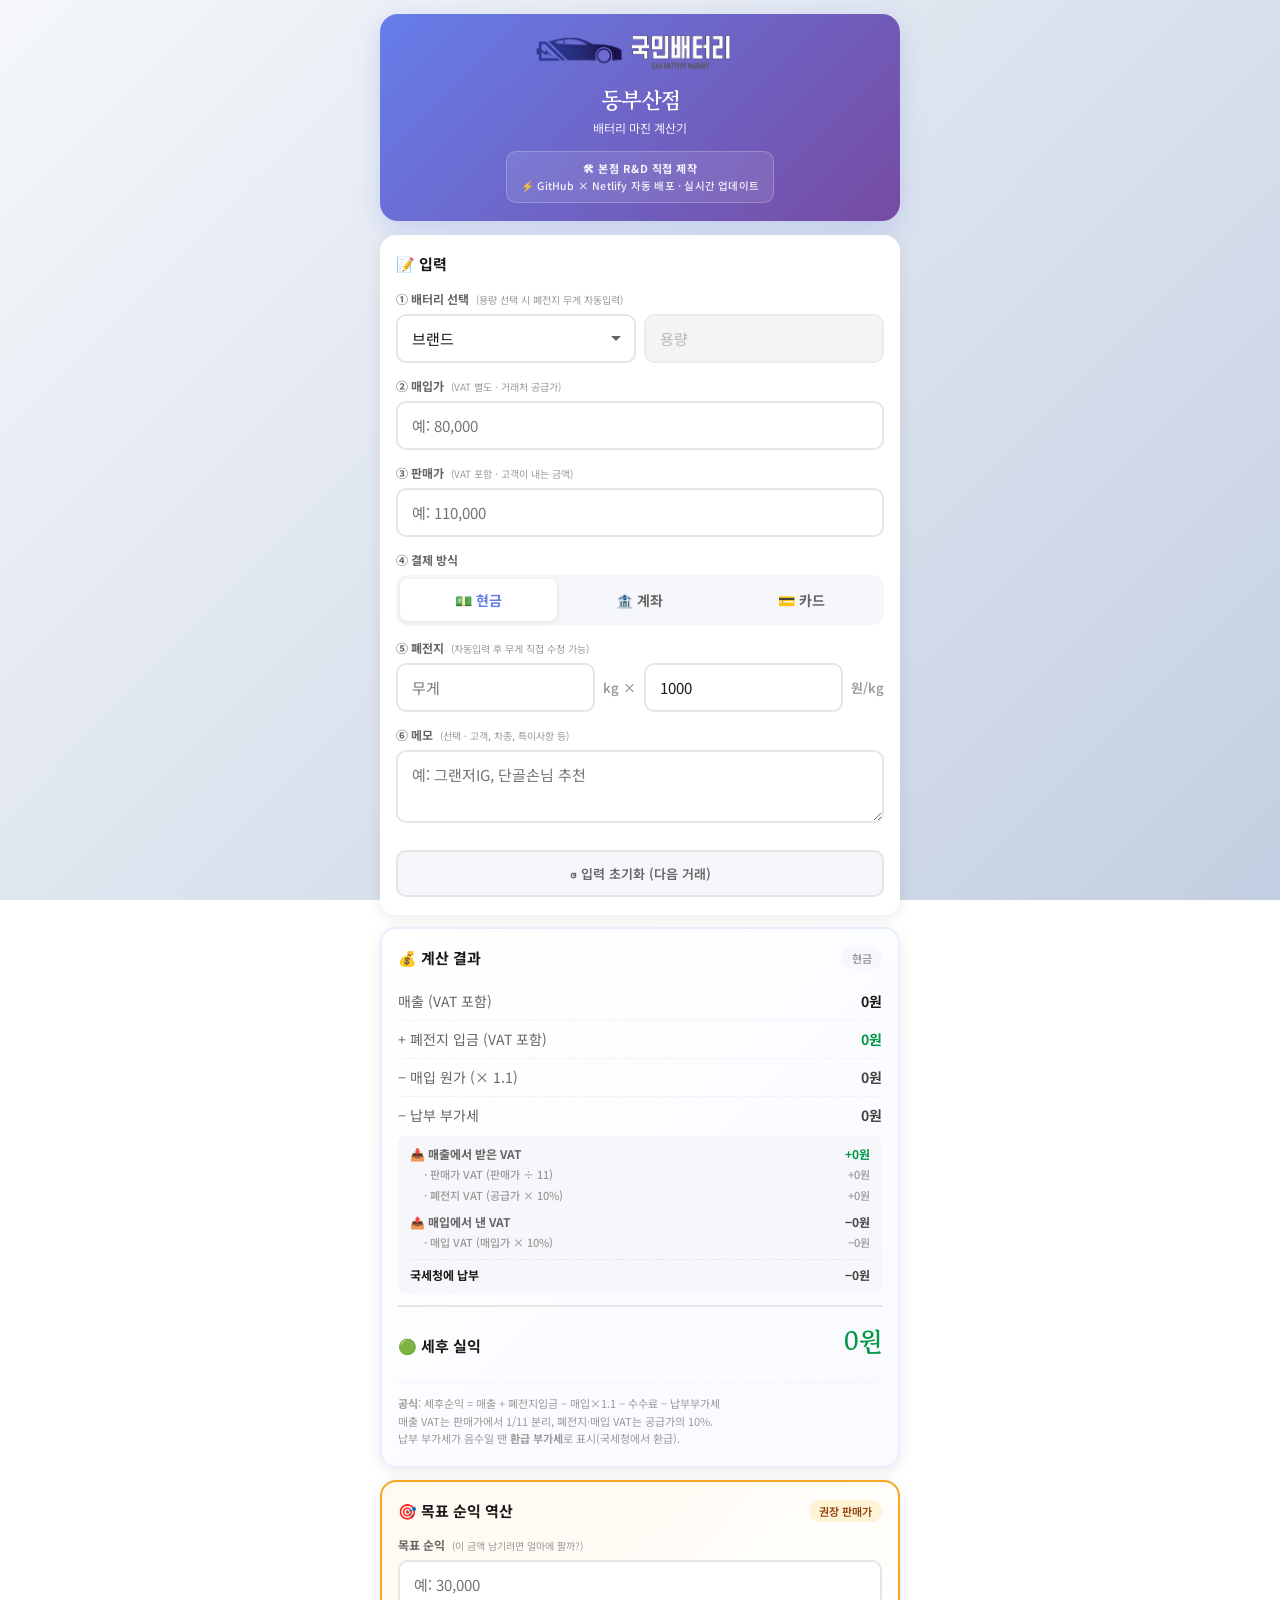
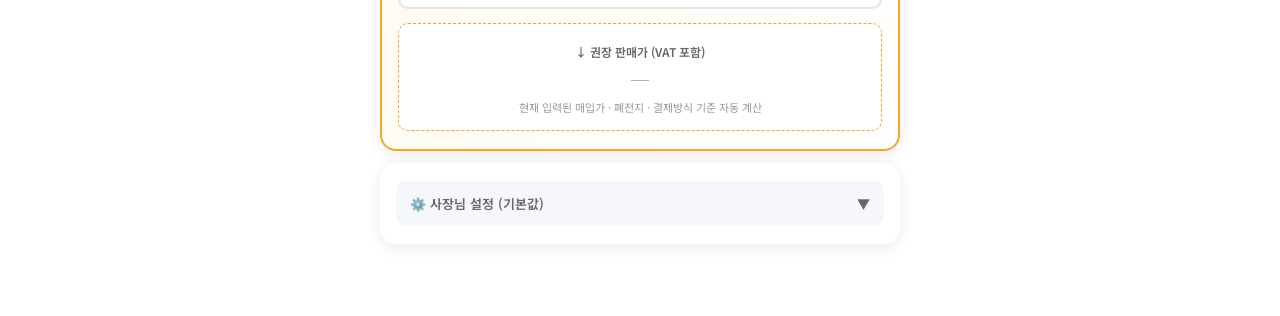
<file: gm-bt_dongbusan/index.html>
<!doctype html>
<html lang="ko">
<head>
<meta charset="utf-8">
<meta name="viewport" content="width=device-width, initial-scale=1.0, maximum-scale=1.0, user-scalable=no">
<title>국민배터리 동부산점 · 마진 계산기</title>

<!-- 카톡·페북·트위터 등 SNS 링크 미리보기 (Open Graph) -->
<meta property="og:type" content="website">
<meta property="og:url" content="https://gm-battery.netlify.app/gm-bt_dongbusan/">
<meta property="og:title" content="국민배터리 동부산점 · 마진 계산기">
<meta property="og:description" content="매입가·판매가·결제방식 입력 → 부가세까지 차감한 한 건 실 마진 자동 계산. 본점 R&D 직접 제작.">
<meta property="og:image" content="https://gm-battery.netlify.app/gm-bt_dongbusan/og-image.png">
<meta property="og:image:width" content="1200">
<meta property="og:image:height" content="630">
<meta property="og:image:alt" content="국민배터리 동부산점 마진 계산기">
<meta property="og:locale" content="ko_KR">
<meta name="twitter:card" content="summary_large_image">
<meta name="twitter:title" content="국민배터리 동부산점 · 마진 계산기">
<meta name="twitter:description" content="한 건 마진을 부가세까지 자동 계산. 본점 R&D 제작.">
<meta name="twitter:image" content="https://gm-battery.netlify.app/gm-bt_dongbusan/og-image.png">

<!-- PWA / 홈 화면 추가용 메타데이터 -->
<meta name="theme-color" content="#667eea">
<meta name="apple-mobile-web-app-capable" content="yes">
<meta name="apple-mobile-web-app-status-bar-style" content="default">
<meta name="apple-mobile-web-app-title" content="동부산점">
<meta name="mobile-web-app-capable" content="yes">
<link rel="apple-touch-icon" href='data:image/svg+xml;utf8,<svg xmlns="http://www.w3.org/2000/svg" viewBox="0 0 180 180"><rect width="180" height="180" rx="34" fill="%23667eea"/><text x="90" y="118" font-size="74" font-weight="800" text-anchor="middle" fill="white" font-family="Apple SD Gothic Neo,sans-serif">동</text></svg>'>
<link rel="icon" type="image/svg+xml" href='data:image/svg+xml;utf8,<svg xmlns="http://www.w3.org/2000/svg" viewBox="0 0 180 180"><rect width="180" height="180" rx="34" fill="%23667eea"/><text x="90" y="118" font-size="74" font-weight="800" text-anchor="middle" fill="white" font-family="Apple SD Gothic Neo,sans-serif">동</text></svg>'>
<link rel="manifest" href='data:application/manifest+json;utf8,{"name":"국민배터리 동부산점 마진계산기","short_name":"동부산점","start_url":"./","display":"standalone","background_color":"%23f5f7fa","theme_color":"%23667eea"}'>

<style>
@import url('https://fonts.googleapis.com/css2?family=Gowun+Batang:wght@400;700&family=Noto+Sans+KR:wght@300;400;600;700;800&display=swap');

:root{
  --primary:#03C75A;
  --primary-dark:#029645;
  --primary-soft:rgba(3,199,90,0.10);
  --secondary:#667eea;
  --secondary-dark:#5566d6;
  --secondary-soft:rgba(102,126,234,0.12);
  --bg-main:#f8f9fa;
  --bg-card:#ffffff;
  --bg-soft:#f5f7fa;
  --text-primary:#1a1a1a;
  --text-secondary:#666666;
  --text-muted:#999999;
  --border:#e5e5e5;
  --border-soft:#eef0f3;
  --shadow:rgba(0,0,0,0.08);
  --green-dark:#029645;
  --red:#dc3545;
  --red-bg:#fff5f5;
}
*{box-sizing:border-box;margin:0;padding:0}
html,body{font-family:'Noto Sans KR','Apple SD Gothic Neo','Malgun Gothic',sans-serif;-webkit-font-smoothing:antialiased;-webkit-tap-highlight-color:transparent}
body{
  min-height:100vh;
  font-size:16px;line-height:1.5;
  color:var(--text-primary);
  background:linear-gradient(135deg,#f5f7fa 0%,#c3cfe2 100%);
  background-attachment:fixed;
  padding:14px 8px 60px;
}
.wrap{max-width:520px;margin:0 auto}

/* 헤더 */
header{
  background:linear-gradient(135deg,#667eea 0%,#764ba2 100%);
  color:#fff;border-radius:18px;padding:18px 22px;
  margin-bottom:14px;
  box-shadow:0 8px 24px rgba(102,126,234,0.25);
  text-align:center;
}
header h1{
  font-family:'Gowun Batang',serif;
  font-size:22px;font-weight:700;letter-spacing:-0.5px;
  margin-bottom:3px;
}
header p{font-size:12px;opacity:0.9;font-weight:400}
header .logo-pill{
  display:inline-block;
  margin-bottom:8px;
}
header .logo-pill img{
  height:38px;display:block;
  max-width:240px;object-fit:contain;
}
header .credit{
  margin-top:14px;padding:8px 14px;
  background:rgba(255,255,255,0.10);
  border:1px solid rgba(255,255,255,0.22);
  border-radius:10px;
  display:inline-block;
  backdrop-filter:blur(4px);
  -webkit-backdrop-filter:blur(4px);
}
header .credit-line{
  display:block;
  font-size:10.5px;font-weight:500;
  color:rgba(255,255,255,0.92);
  letter-spacing:0.2px;
  line-height:1.6;
}
header .credit-line:first-child{font-weight:700;font-size:11px;letter-spacing:0.5px}

/* 카드 */
.card{
  background:var(--bg-card);
  border-radius:16px;padding:18px 16px;margin-bottom:12px;
  box-shadow:0 4px 16px var(--shadow);
}
.card h2{
  margin:0 0 14px;font-size:15px;font-weight:700;
  color:var(--text-primary);
  display:flex;align-items:center;gap:6px;
}
.card h2 .sub{
  color:var(--text-muted);font-size:11px;font-weight:600;
  margin-left:auto;background:var(--bg-soft);
  padding:3px 10px;border-radius:999px;
}

/* 입력 필드 */
.field{margin-bottom:14px}
.field:last-child{margin-bottom:0}
.field label{
  display:block;font-size:12px;font-weight:700;
  color:var(--text-secondary);margin-bottom:6px;
}
.field label small{font-weight:400;color:var(--text-muted);margin-left:4px}

input[type=text],input[type=number],select,textarea{
  width:100%;padding:12px 14px;
  font-size:15px;font-family:inherit;
  border:2px solid var(--border);border-radius:10px;
  background:#fff;color:var(--text-primary);
  outline:none;
  transition:border-color .15s,box-shadow .15s;
  -webkit-appearance:none;appearance:none;
}
input[type=number]{font-variant-numeric:tabular-nums}
input:focus,select:focus,textarea:focus{
  border-color:var(--secondary);
  box-shadow:0 0 0 4px var(--secondary-soft);
}
input:disabled,select:disabled{background:#f0f0f0;color:var(--text-muted);cursor:not-allowed}
textarea{min-height:60px;resize:vertical;line-height:1.5}

select{
  padding-right:34px;cursor:pointer;
  background-image:url("data:image/svg+xml;utf8,<svg xmlns='http://www.w3.org/2000/svg' viewBox='0 0 12 12'><path fill='%23666' d='M6 9L1 4h10z'/></svg>");
  background-repeat:no-repeat;
  background-position:right 12px center;
  background-size:12px;
}

/* 행 (가로 정렬) */
.row{display:flex;gap:8px;align-items:stretch}
.row > *{flex:1;min-width:0}
.row span{flex:0 0 auto;align-self:center;color:var(--text-muted);font-size:13px;font-weight:600}

/* 결제 토글 */
.seg-group{
  display:flex;gap:4px;
  background:var(--bg-soft);padding:4px;border-radius:11px;
}
.seg{
  flex:1;padding:11px 8px;
  background:transparent;border:none;border-radius:8px;
  font-size:14px;font-weight:700;color:var(--text-secondary);
  cursor:pointer;font-family:inherit;
  transition:all .15s;
}
.seg.active{
  background:#fff;color:var(--secondary);
  box-shadow:0 2px 6px var(--shadow);
}

/* 결과 카드 */
.result-card{
  background:linear-gradient(135deg,#ffffff 0%,#f8faff 100%);
  border:2px solid var(--secondary-soft);
}
.result-grid{display:flex;flex-direction:column;gap:0}
.result-line{
  display:flex;justify-content:space-between;align-items:baseline;
  padding:8px 0;font-size:14px;
  color:var(--text-secondary);
}
.result-line + .result-line{border-top:1px dashed var(--border-soft)}
.result-line .label{flex:1;min-width:0;padding-right:8px}
.result-line .v{
  font-weight:700;font-variant-numeric:tabular-nums;
  color:var(--text-primary);flex-shrink:0;text-align:right;
}
.result-line.plus .v{color:var(--green-dark)}
.result-line.minus .v{color:#444}
.result-line.refund .v{color:var(--green-dark)}
.result-line.total{
  margin-top:6px;padding-top:14px;
  border-top:2px solid var(--border) !important;
  font-size:16px;font-weight:700;
}
.result-line.total .label{color:var(--text-primary);font-size:15px}
.result-line.total .v{
  font-family:'Gowun Batang',serif;
  font-size:26px;color:var(--green-dark);
  text-align:right;
}
.result-line.total .v small{
  display:block;
  font-family:'Noto Sans KR',sans-serif;
  font-size:12px;font-weight:600;
  color:var(--text-secondary);
  margin-top:2px;
}
.result-line.total.negative .v{color:var(--red)}
.result-line.total.negative .v small{color:var(--red);opacity:0.85}

/* 역산 카드 (목표 순익 → 권장 판매가) */
.reverse-card{
  background:linear-gradient(135deg,#fffaf0 0%,#ffffff 100%);
  border:2px solid #f5a623;
}
.reverse-card h2 .sub{
  background:#fff3d6;color:#92400e;
}
.reverse-result{
  margin-top:12px;padding:14px 16px;
  background:#fff;border-radius:10px;
  border:1px dashed #f5a623;
  text-align:center;
}
.reverse-result .label{
  font-size:12px;color:var(--text-secondary);font-weight:600;
}
.reverse-result .v{
  font-family:'Gowun Batang',serif;
  font-size:26px;font-weight:700;
  color:#c2530a;margin-top:4px;display:block;
}
.reverse-result .v.empty{color:var(--text-muted);font-size:18px}
.reverse-result .hint{
  margin-top:6px;font-size:11px;color:var(--text-muted);
}

/* 부가세 명세 박스 (납부 부가세 줄 아래) */
.vat-detail{
  background:var(--bg-soft);
  border-radius:8px;
  padding:9px 12px;
  margin:2px 0 6px;
  display:flex;flex-direction:column;gap:3px;
}
.vat-line{
  display:flex;justify-content:space-between;align-items:baseline;
  font-size:12px;font-weight:700;color:var(--text-secondary);
  padding-top:5px;
}
.vat-line:first-child{padding-top:0}
.vat-line .v{font-variant-numeric:tabular-nums}
.vat-line.received .v{color:var(--green-dark)}
.vat-line.paid .v{color:#444}
.vat-sub{
  display:flex;justify-content:space-between;align-items:baseline;
  font-size:11px;font-weight:500;color:var(--text-muted);
  padding-left:14px;line-height:1.6;
}
.vat-sub span:last-child{font-variant-numeric:tabular-nums}
.vat-detail .net-vat{
  margin-top:5px;padding-top:6px;
  border-top:1px dashed var(--border);
  display:flex;justify-content:space-between;
  font-size:12px;font-weight:700;color:var(--text-primary);
}
.vat-detail .net-vat .v{font-variant-numeric:tabular-nums}

.note{
  margin-top:12px;padding-top:12px;border-top:1px dashed var(--border-soft);
  font-size:11px;color:var(--text-muted);line-height:1.6;
}

/* 초기화 버튼 */
.clear-btn{
  width:100%;padding:12px;
  background:var(--bg-soft);
  border:2px solid var(--border);border-radius:10px;
  color:var(--text-secondary);font-size:13px;font-weight:600;
  cursor:pointer;font-family:inherit;
  margin-top:8px;
  transition:all .15s;
}
.clear-btn:hover,.clear-btn:active{background:#e5e5e5;color:var(--text-primary)}

/* 설정 토글 */
.settings-toggle{
  width:100%;padding:13px 14px;
  background:var(--bg-soft);border:none;border-radius:10px;
  color:var(--text-secondary);font-size:13px;font-weight:600;
  cursor:pointer;font-family:inherit;
  display:flex;align-items:center;justify-content:space-between;
}
.settings-toggle:hover{background:#e5e5e5;color:var(--text-primary)}
.settings-panel{display:none;padding:14px 4px 4px}
.settings-panel.open{display:block}
.settings-hint{font-size:11px;color:var(--text-muted);line-height:1.5;margin-top:4px}

/* footer */
.footer{
  text-align:center;font-size:11px;color:var(--text-muted);
  padding:18px 14px 4px;
}

/* 핸드폰 좁은 화면 */
@media (max-width:380px){
  body{padding:10px 6px 60px}
  .card{padding:16px 12px}
  header h1{font-size:19px}
  .result-line.total .v{font-size:22px}
}

/* PWA 풀스크린 모드일 때 상단 여백 */
@media (display-mode:standalone){
  body{padding-top:env(safe-area-inset-top,14px)}
}
</style>
</head>
<body>
<div class="wrap">

  <header>
    <div class="logo-pill"><img src="logo.png" alt="국민배터리"></div>
    <h1>동부산점</h1>
    <p>배터리 마진 계산기</p>
    <div class="credit">
      <span class="credit-line">🛠 본점 R&amp;D 직접 제작</span>
      <span class="credit-line">⚡ GitHub × Netlify 자동 배포 · 실시간 업데이트</span>
    </div>
  </header>

  <!-- 입력 카드 -->
  <section class="card">
    <h2>📝 입력</h2>

    <div class="field">
      <label>① 배터리 선택 <small>(용량 선택 시 폐전지 무게 자동입력)</small></label>
      <div class="row">
        <select id="brand">
          <option value="">브랜드</option>
          <option value="로케트">로케트</option>
          <option value="델코">델코</option>
          <option value="바르타">바르타 (AGM 독일산)</option>
          <option value="한국">한국</option>
          <option value="쏠라이트">쏠라이트</option>
          <option value="엑스프로">엑스프로</option>
        </select>
        <select id="cap" disabled>
          <option value="">용량</option>
        </select>
      </div>
    </div>

    <div class="field">
      <label>② 매입가 <small>(VAT 별도 · 거래처 공급가)</small></label>
      <input type="number" id="buy" placeholder="예: 80,000" inputmode="numeric">
    </div>

    <div class="field">
      <label>③ 판매가 <small>(VAT 포함 · 고객이 내는 금액)</small></label>
      <input type="number" id="sell" placeholder="예: 110,000" inputmode="numeric">
    </div>

    <div class="field">
      <label>④ 결제 방식</label>
      <div class="seg-group">
        <button class="seg active" type="button" data-pay="현금">💵 현금</button>
        <button class="seg" type="button" data-pay="계좌">🏦 계좌</button>
        <button class="seg" type="button" data-pay="카드">💳 카드</button>
      </div>
    </div>

    <div class="field">
      <label>⑤ 폐전지 <small>(자동입력 후 무게 직접 수정 가능)</small></label>
      <div class="row">
        <input type="number" id="weight" placeholder="무게" step="0.5" inputmode="decimal">
        <span>kg ×</span>
        <input type="number" id="rate" placeholder="단가" inputmode="numeric">
        <span>원/kg</span>
      </div>
    </div>

    <div class="field">
      <label>⑥ 메모 <small>(선택 · 고객, 차종, 특이사항 등)</small></label>
      <textarea id="memo" placeholder="예: 그랜저IG, 단골손님 추천"></textarea>
    </div>

    <button class="clear-btn" type="button" id="clearBtn">↺ 입력 초기화 (다음 거래)</button>
  </section>

  <!-- 결과 카드 -->
  <section class="card result-card">
    <h2>💰 계산 결과 <span class="sub" id="paySummary">현금</span></h2>

    <div class="result-grid">
      <div class="result-line">
        <span class="label">매출 (VAT 포함)</span>
        <span class="v" id="r_sell">0원</span>
      </div>
      <div class="result-line plus">
        <span class="label">+ 폐전지 입금 (VAT 포함)</span>
        <span class="v" id="r_waste">0원</span>
      </div>
      <div class="result-line minus">
        <span class="label">− 매입 원가 (× 1.1)</span>
        <span class="v" id="r_buy">0원</span>
      </div>
      <div class="result-line minus" id="r_fee_row" style="display:none">
        <span class="label">− 카드 수수료 (<span id="r_fee_pct">0.4</span>%)</span>
        <span class="v" id="r_fee">0원</span>
      </div>
      <div class="result-line minus" id="r_vat_row">
        <span class="label" id="r_vat_label">− 납부 부가세</span>
        <span class="v" id="r_vat">0원</span>
      </div>
      <div class="vat-detail" id="r_vat_detail">
        <div class="vat-line received">
          <span>📥 매출에서 받은 VAT</span>
          <span class="v" id="r_vat_received">+0원</span>
        </div>
        <div class="vat-sub">
          <span>· 판매가 VAT (판매가 ÷ 11)</span>
          <span id="r_vat_d_sell">+0원</span>
        </div>
        <div class="vat-sub">
          <span>· 폐전지 VAT (공급가 × 10%)</span>
          <span id="r_vat_d_waste">+0원</span>
        </div>
        <div class="vat-line paid">
          <span>📤 매입에서 낸 VAT</span>
          <span class="v" id="r_vat_paid">−0원</span>
        </div>
        <div class="vat-sub">
          <span>· 매입 VAT (매입가 × 10%)</span>
          <span id="r_vat_d_buy">−0원</span>
        </div>
        <div class="vat-sub" id="r_vat_d_fee_row" style="display:none">
          <span>· 카드수수료 VAT (수수료 ÷ 11)</span>
          <span id="r_vat_d_fee">−0원</span>
        </div>
        <div class="net-vat">
          <span id="r_vat_net_label">납부 차액</span>
          <span class="v" id="r_vat_net">0원</span>
        </div>
      </div>
      <div class="result-line total" id="r_total_row">
        <span class="label">🟢 세후 실익</span>
        <span class="v"><span id="r_net">0원</span><small id="r_margin"></small></span>
      </div>
    </div>

    <p class="note">
      <b>공식</b>: 세후순익 = 매출 + 폐전지입금 − 매입×1.1 − 수수료 − 납부부가세<br>
      매출 VAT는 판매가에서 1/11 분리, 폐전지·매입 VAT는 공급가의 10%.<br>
      납부 부가세가 음수일 땐 <b>환급 부가세</b>로 표시(국세청에서 환급).
    </p>
  </section>

  <!-- 역산 도우미 -->
  <section class="card reverse-card">
    <h2>🎯 목표 순익 역산 <span class="sub">권장 판매가</span></h2>
    <div class="field">
      <label>목표 순익 <small>(이 금액 남기려면 얼마에 팔까?)</small></label>
      <input type="number" id="targetNet" placeholder="예: 30,000" inputmode="numeric">
    </div>
    <div class="reverse-result">
      <span class="label">↓ 권장 판매가 (VAT 포함)</span>
      <span class="v empty" id="r_sellTarget">─</span>
      <div class="hint">현재 입력된 매입가 · 폐전지 · 결제방식 기준 자동 계산</div>
    </div>
  </section>

  <!-- 사장님 설정 -->
  <section class="card">
    <button class="settings-toggle" id="settingsToggle">
      <span>⚙️ 사장님 설정 (기본값)</span>
      <span id="settingsArrow">▼</span>
    </button>
    <div class="settings-panel" id="settingsPanel">
      <div class="field">
        <label>폐전지 단가 기본값 <small>(원/kg, 시세 바뀌면 수정)</small></label>
        <input type="number" id="defaultRate" inputmode="numeric">
      </div>
      <div class="field">
        <label>카드 수수료율 <small>(%, 영세사업자 기본 0.4)</small></label>
        <input type="number" id="defaultCardFee" step="0.01" min="0" inputmode="decimal">
      </div>
      <p class="settings-hint">
        변경 즉시 핸드폰에 저장됩니다. 다음에 앱 열어도 그대로 유지.<br>
        영세사업자(연 매출 3억 이하) 기준 신용카드 수수료 0.4%.
      </p>
    </div>
  </section>

</div>

<script>
'use strict';

// 데이터: 브랜드별 가능한 용량 + 무게 (마스터의 weight 테이블에서만 가져옴)
const DATA = {
  brands: {
    '로케트':   ['40','50','60','80','90','100','DIN44','DIN50','DIN60','DIN74','DIN80','DIN90','DIN100','AGM60','AGM70','AGM80','AGM95','AGM105'],
    '델코':     ['40','50','60','80','90','100','DIN44','DIN50','DIN60','DIN74','DIN80','DIN90','DIN100','AGM60_실버','AGM70_실버','AGM80_실버','AGM95_실버','AGM105_실버','AGM60_블랙','AGM70_블랙','AGM80_블랙','AGM95_블랙'],
    '바르타':   ['AGM60','AGM70','AGM80','AGM95','AGM105'],
    '한국':     ['40','50','60','80','90','100','DIN44','DIN50','DIN60','DIN74','DIN80','DIN90','DIN100','AGM60','AGM70','AGM80','AGM95','AGM105'],
    '쏠라이트': ['40','50','60','80','90','100','DIN44','DIN60','DIN74','DIN80','DIN90','DIN100','AGM60','AGM70','AGM80','AGM95','AGM105'],
    '엑스프로': ['40','50','60','80','90','100','DIN44','DIN50','DIN60','DIN74','DIN80','DIN90','DIN100'],
  },
  capLabels: {
    '40':'40Ah','50':'50Ah','60':'60Ah','80':'80Ah','90':'90Ah','100':'100Ah',
    'DIN44':'DIN44 (54459)','DIN50':'DIN50 (55066)','DIN60':'DIN62 (56219)',
    'DIN74':'DIN74 (57820)','DIN80':'DIN80 (58014)','DIN90':'DIN90 (59042)','DIN100':'DIN100 (60044)',
    'AGM60':'AGM60 (LN2)','AGM70':'AGM70 (LN3)','AGM80':'AGM80 (LN4)','AGM95':'AGM95 (LN5)','AGM105':'AGM105 (LN6)',
    'AGM60_실버':'AGM60 실버 (LN2)','AGM70_실버':'AGM70 실버 (LN3)','AGM80_실버':'AGM80 실버 (LN4)','AGM95_실버':'AGM95 실버 (LN5)','AGM105_실버':'AGM105 실버 (LN6)',
    'AGM60_블랙':'AGM60 블랙 (LN2)','AGM70_블랙':'AGM70 블랙 (LN3)','AGM80_블랙':'AGM80 블랙 (LN4)','AGM95_블랙':'AGM95 블랙 (LN5)',
  },
  weights: {
    '40':9,'50':12,'60':13.5,'80':17.5,'90':20,'100':23,
    'DIN44':10.5,'DIN50':12,'DIN60':13.5,'DIN74':17,'DIN80':19,'DIN90':21.5,'DIN100':22,
    'AGM60':17.5,'AGM70':20.5,'AGM80':23,'AGM95':26,'AGM105':29.5,
    'AGM60_실버':17.5,'AGM70_실버':20.5,'AGM80_실버':23,'AGM95_실버':26,'AGM105_실버':29.5,
    'AGM60_블랙':17.5,'AGM70_블랙':20.5,'AGM80_블랙':23,'AGM95_블랙':26,
  }
};

// 설정 (localStorage)
const STORE_KEY = 'kb_dongbusan_v1';
const DEFAULTS = { defaultRate: 1000, cardFee: 0.4 };
let settings = Object.assign({}, DEFAULTS, JSON.parse(localStorage.getItem(STORE_KEY) || 'null') || {});
function saveSettings(){ localStorage.setItem(STORE_KEY, JSON.stringify(settings)); }

// 헬퍼
const $ = id => document.getElementById(id);
const won = n => Math.round(n).toLocaleString('ko-KR') + '원';
let currentPay = '현금';

// 브랜드 → 용량 옵션 채우기
$('brand').addEventListener('change', e => {
  const brand = e.target.value;
  const capSel = $('cap');
  capSel.innerHTML = '<option value="">용량 선택</option>';
  if(brand && DATA.brands[brand]){
    DATA.brands[brand].forEach(cap => {
      const opt = document.createElement('option');
      opt.value = cap;
      opt.textContent = DATA.capLabels[cap];
      capSel.appendChild(opt);
    });
    capSel.disabled = false;
  } else {
    capSel.disabled = true;
  }
  calculate();
});

// 용량 → 무게 자동입력
$('cap').addEventListener('change', e => {
  const cap = e.target.value;
  if(cap && DATA.weights[cap] != null){
    $('weight').value = DATA.weights[cap];
  }
  calculate();
});

// 결제 방식 토글
document.querySelectorAll('.seg').forEach(btn => {
  btn.addEventListener('click', () => {
    document.querySelectorAll('.seg').forEach(b => b.classList.remove('active'));
    btn.classList.add('active');
    currentPay = btn.dataset.pay;
    $('paySummary').textContent = currentPay;
    calculate();
  });
});

// 입력 변경 → 자동 재계산
['buy','sell','weight','rate'].forEach(id => {
  $(id).addEventListener('input', calculate);
});

// 목표 순익 입력 → 역산만 갱신
$('targetNet').addEventListener('input', calculateReverse);

// 설정 변경
$('defaultRate').addEventListener('input', e => {
  settings.defaultRate = +e.target.value || 0;
  saveSettings();
  $('rate').placeholder = settings.defaultRate;
  if(!$('rate').value){
    $('rate').value = settings.defaultRate;
    calculate();
  }
});
$('defaultCardFee').addEventListener('input', e => {
  settings.cardFee = +e.target.value || 0;
  saveSettings();
  $('r_fee_pct').textContent = settings.cardFee;
  calculate();
});

// 설정 토글
$('settingsToggle').addEventListener('click', () => {
  const panel = $('settingsPanel');
  panel.classList.toggle('open');
  $('settingsArrow').textContent = panel.classList.contains('open') ? '▲' : '▼';
});

// 초기화
$('clearBtn').addEventListener('click', () => {
  if(!confirm('입력값을 모두 지울까요?\n(설정값은 유지됩니다)')) return;
  $('brand').value = '';
  $('cap').innerHTML = '<option value="">용량</option>';
  $('cap').disabled = true;
  $('buy').value = '';
  $('sell').value = '';
  $('weight').value = '';
  $('rate').value = settings.defaultRate;
  $('memo').value = '';
  $('targetNet').value = '';
  document.querySelectorAll('.seg').forEach(b => b.classList.remove('active'));
  document.querySelector('.seg[data-pay="현금"]').classList.add('active');
  currentPay = '현금';
  $('paySummary').textContent = '현금';
  calculate();
  window.scrollTo({top:0, behavior:'smooth'});
});

// 계산 (마스터 박리다매 공식과 100% 동일)
function calculate(){
  const sell = +$('sell').value || 0;
  const buy = +$('buy').value || 0;
  const weight = +$('weight').value || 0;
  const rate = +$('rate').value || 0;

  // 매출 (VAT 포함 → VAT 분리)
  const sellVat = sell / 11;

  // 매입 (VAT 별도 → VAT 추가)
  const buyVat = buy * 0.1;
  const buyWithVat = buy * 1.1;

  // 폐전지 (VAT 별도 공급가 + 10% VAT)
  const wasteSupply = weight * rate;
  const wasteVat = wasteSupply * 0.1;
  const wasteInc = wasteSupply + wasteVat;

  // 수수료 (카드만)
  const fee = currentPay === '카드' ? sell * (settings.cardFee / 100) : 0;
  const feeVat = fee / 11;

  // 납부 부가세 (음수면 환급)
  const vat = (sellVat + wasteVat) - (buyVat + feeVat);

  // 세후 순익
  const net = sell + wasteInc - buyWithVat - fee - vat;

  // 렌더링
  $('r_sell').textContent = won(sell);
  $('r_waste').textContent = wasteInc > 0 ? '+' + won(wasteInc) : won(0);
  $('r_buy').textContent = buyWithVat > 0 ? '−' + won(buyWithVat) : won(0);
  $('r_net').textContent = won(net);

  // 카드 수수료 줄
  if(currentPay === '카드'){
    $('r_fee_row').style.display = '';
    $('r_fee').textContent = fee > 0 ? '−' + won(fee) : won(0);
    $('r_fee_pct').textContent = settings.cardFee;
  } else {
    $('r_fee_row').style.display = 'none';
  }

  // 부가세 (납부 vs 환급)
  if(vat >= 0){
    $('r_vat_label').textContent = '− 납부 부가세';
    $('r_vat').textContent = vat > 0 ? '−' + won(vat) : won(0);
    $('r_vat_row').classList.remove('refund');
    $('r_vat_row').classList.add('minus');
  } else {
    $('r_vat_label').textContent = '+ 환급 부가세';
    $('r_vat').textContent = '+' + won(-vat);
    $('r_vat_row').classList.remove('minus');
    $('r_vat_row').classList.add('refund');
  }

  // 부가세 상세 명세
  const totalReceived = sellVat + wasteVat;
  const totalPaid = buyVat + feeVat;
  $('r_vat_received').textContent = '+' + won(totalReceived);
  $('r_vat_d_sell').textContent = '+' + won(sellVat);
  $('r_vat_d_waste').textContent = '+' + won(wasteVat);
  $('r_vat_paid').textContent = '−' + won(totalPaid);
  $('r_vat_d_buy').textContent = '−' + won(buyVat);
  $('r_vat_d_fee').textContent = '−' + won(feeVat);
  $('r_vat_d_fee_row').style.display = currentPay === '카드' ? 'flex' : 'none';
  if(vat >= 0){
    $('r_vat_net_label').textContent = '국세청에 납부';
    $('r_vat_net').textContent = '−' + won(vat);
    $('r_vat_net').style.color = '#444';
  } else {
    $('r_vat_net_label').textContent = '국세청에서 환급';
    $('r_vat_net').textContent = '+' + won(-vat);
    $('r_vat_net').style.color = 'var(--green-dark)';
  }

  // 음수 net이면 빨강 강조
  $('r_total_row').classList.toggle('negative', net < 0);

  // 마진율 % (매출 대비)
  if(sell > 0){
    const marginPct = (net / sell) * 100;
    $('r_margin').textContent = `매출의 ${marginPct.toFixed(1)}%`;
  } else {
    $('r_margin').textContent = '';
  }

  // 역산도 같이 갱신 (매입가/폐전지/결제방식 바뀌면 권장가도 갱신돼야 함)
  calculateReverse();
}

// 역산: 목표 순익으로부터 권장 판매가
function calculateReverse(){
  const target = +$('targetNet').value || 0;
  const buy = +$('buy').value || 0;
  const weight = +$('weight').value || 0;
  const rate = +$('rate').value || 0;
  const el = $('r_sellTarget');

  if(target === 0){
    el.textContent = '─';
    el.classList.add('empty');
    return;
  }
  if(buy === 0){
    el.textContent = '매입가 먼저 입력';
    el.classList.add('empty');
    return;
  }

  const wasteSupply = weight * rate;
  const c = currentPay === '카드' ? settings.cardFee / 100 : 0;

  // sell = (target - wasteSupply + buy) × 11 / (10 × (1 - c))
  const denom = 10 * (1 - c);
  if(denom <= 0){
    el.textContent = '계산 불가';
    el.classList.add('empty');
    return;
  }
  const required = (target - wasteSupply + buy) * 11 / denom;

  if(required > 0){
    el.textContent = won(required);
    el.classList.remove('empty');
  } else {
    el.textContent = '0원 이하';
    el.classList.add('empty');
  }
}

// 초기 로드
$('rate').value = settings.defaultRate;
$('rate').placeholder = settings.defaultRate;
$('defaultRate').value = settings.defaultRate;
$('defaultCardFee').value = settings.cardFee;
$('r_fee_pct').textContent = settings.cardFee;
calculate();
</script>
</body>
</html>
</file>
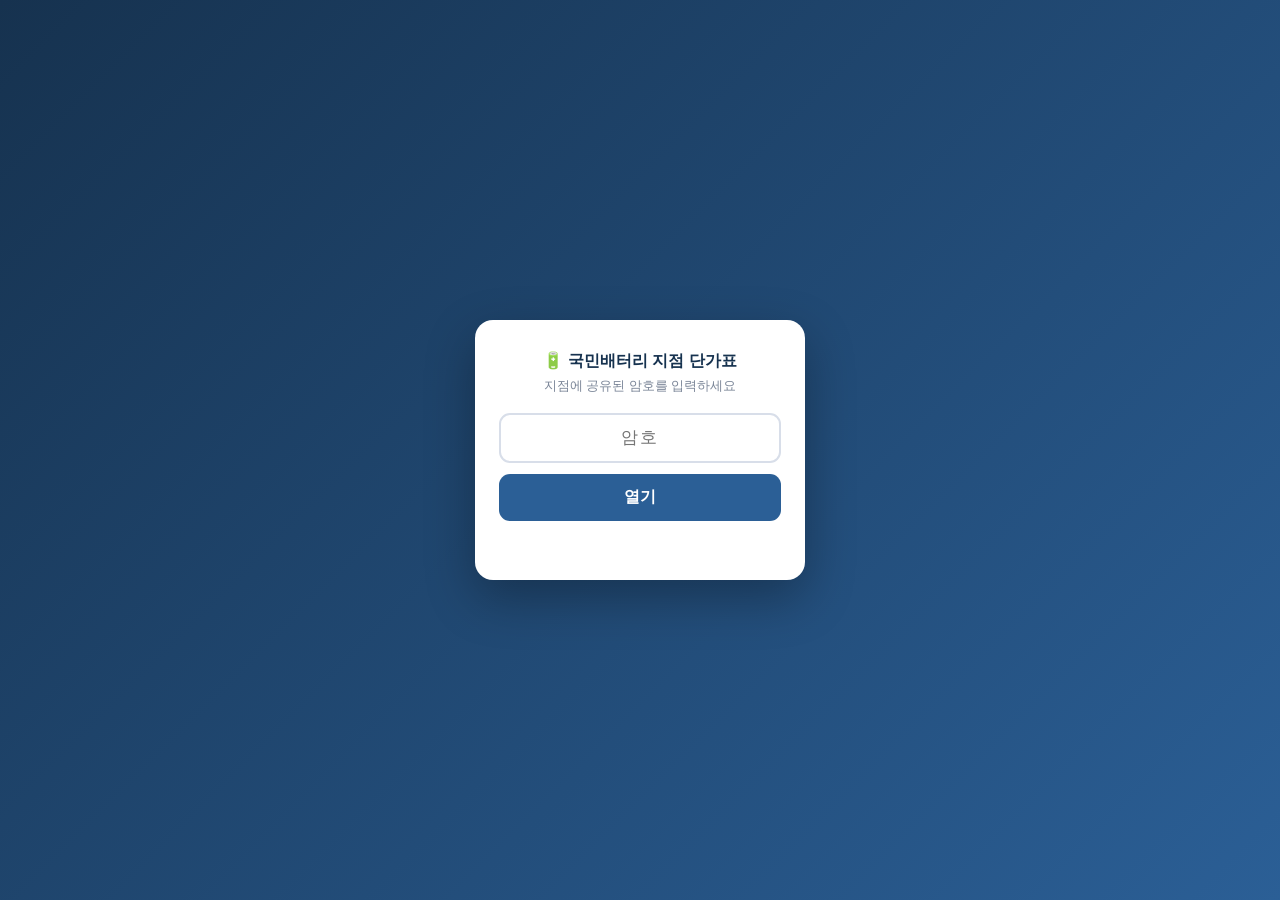
<file: price/index.html>
<!doctype html><html lang="ko"><head>
<meta charset="utf-8"><meta name="viewport" content="width=device-width,initial-scale=1,maximum-scale=5">
<meta name="robots" content="noindex,nofollow,noarchive">
<title>국민배터리 지점 단가표</title>
<style>
*{box-sizing:border-box;-webkit-tap-highlight-color:transparent}
body{margin:0;font-family:-apple-system,BlinkMacSystemFont,'Malgun Gothic','맑은 고딕',sans-serif;
 background:#eef1f6;color:#1b2431;font-size:15px;-webkit-text-size-adjust:100%}
.wrap{max-width:1180px;margin:0 auto;padding:0 12px 70px}
header{background:linear-gradient(135deg,#16324f,#2b5f96);color:#fff;padding:16px 16px 14px;margin:0 -12px 0}
header h1{margin:0;font-size:1.1rem;font-weight:800;letter-spacing:-.3px}
header .sub{margin-top:4px;font-size:.73rem;opacity:.82;line-height:1.5}
/* 잠금 */
#lock{position:fixed;inset:0;background:linear-gradient(135deg,#16324f,#2b5f96);display:flex;align-items:center;justify-content:center;z-index:999;padding:20px}
#lockbox{background:#fff;border-radius:18px;padding:30px 24px;width:100%;max-width:330px;text-align:center;box-shadow:0 18px 50px rgba(0,0,0,.3)}
#lockbox h2{margin:0 0 6px;font-size:1.02rem;color:#16324f}
#lockbox p{margin:0 0 18px;font-size:.79rem;color:#7b8698}
#pw{width:100%;padding:13px;font-size:1.05rem;text-align:center;border:2px solid #d8dee9;border-radius:11px;letter-spacing:2px;font-family:inherit}
#pw:focus{outline:none;border-color:#2b5f96}
#go{width:100%;margin-top:11px;padding:13px;background:#2b5f96;color:#fff;border:none;border-radius:11px;font-size:1rem;font-weight:800;cursor:pointer;font-family:inherit}
#err{margin-top:11px;font-size:.82rem;color:#c0392b;font-weight:700;min-height:18px}
/* 기준업체 */
.supbar{background:#0f2740;margin:0 -12px;padding:10px 12px 12px;position:sticky;top:0;z-index:50}
.supbar .cap{font-size:.68rem;color:#8ba7c4;font-weight:700;margin-bottom:6px;letter-spacing:.3px}
.sups{display:grid;grid-template-columns:repeat(auto-fit,minmax(92px,1fr));gap:6px}
.sp{padding:9px 4px;background:rgba(255,255,255,.09);border:1.5px solid rgba(255,255,255,.18);border-radius:10px;
 text-align:center;cursor:pointer;color:#cfdcea;transition:.12s}
.sp .n{font-size:.92rem;font-weight:800;line-height:1.2}
.sp .b{font-size:.62rem;opacity:.72;margin-top:2px;display:block}
.sp.on{background:#fff;border-color:#fff;color:#0f2740}
.sp.on .b{opacity:.62}
/* 탭 */
.tabs{display:flex;gap:0;background:#fff;border-radius:12px;padding:4px;margin:12px 0 10px;box-shadow:0 1px 3px rgba(20,40,70,.07)}
.tb{flex:1;padding:10px;border-radius:9px;text-align:center;font-weight:800;font-size:.9rem;cursor:pointer;color:#7b8698}
.tb.on{background:#2b5f96;color:#fff}
/* 필터 */
.brands{display:flex;gap:5px;overflow-x:auto;padding-bottom:3px;margin-bottom:8px;-webkit-overflow-scrolling:touch}
.brands::-webkit-scrollbar{display:none}
.bd{flex:0 0 auto;padding:7px 14px;background:#fff;border:1px solid #dde3ec;border-radius:20px;font-size:.84rem;font-weight:700;cursor:pointer;color:#5e6b7e;white-space:nowrap}
.bd.on{background:#16324f;border-color:#16324f;color:#fff}
.tools{display:flex;gap:6px;margin-bottom:10px}
#q{flex:1;padding:9px 12px;border:1px solid #dde3ec;border-radius:9px;font-size:.88rem;font-family:inherit;background:#fff;min-width:0}
#q:focus{outline:none;border-color:#2b5f96}
#sort{padding:9px 10px;border:1px solid #dde3ec;border-radius:9px;font-size:.82rem;font-family:inherit;background:#fff;font-weight:700;color:#5e6b7e}
/* 요약 */
.sum{display:grid;grid-template-columns:repeat(3,1fr);gap:6px;margin-bottom:12px;max-width:520px}
.sm{background:#fff;border-radius:11px;padding:10px 8px;text-align:center;box-shadow:0 1px 3px rgba(20,40,70,.06)}
.sm .k{font-size:.66rem;color:#8b96a8;font-weight:700}
.sm .v{font-size:1.02rem;font-weight:900;margin-top:2px;font-variant-numeric:tabular-nums}
/* 표 */
.tblwrap{background:#fff;border-radius:12px;box-shadow:0 1px 3px rgba(20,40,70,.06);overflow:auto;-webkit-overflow-scrolling:touch}
table{width:100%;border-collapse:collapse;font-size:.86rem;min-width:760px}
thead th{position:sticky;top:0;background:#f2f5f9;color:#5e6b7e;font-size:.74rem;font-weight:800;
 padding:9px 8px;text-align:right;white-space:nowrap;border-bottom:1px solid #e2e8f1;z-index:2}
thead th.l{text-align:left}
thead th.sup{cursor:pointer}
thead th.sup.on{background:#16324f;color:#fff}
tbody td{padding:8px;border-bottom:1px solid #f2f5f9;text-align:right;font-variant-numeric:tabular-nums;white-space:nowrap}
tbody td.l{text-align:left;white-space:normal}
tbody tr:hover td{background:#fafcff}
tr.cat td{background:#eef2f7;font-weight:800;color:#5e6b7e;font-size:.74rem;padding:6px 9px;text-align:left;letter-spacing:.3px}
.nm{font-weight:700;color:#1b2431}
.sub{font-size:.72rem;color:#a5adbb;font-weight:500;margin-left:5px}
td.v{font-weight:700;color:#46536a}
td.v.low{background:#e8f7f1;color:#0b7a6e;font-weight:900}
td.v.base{background:#eaf2fc;color:#16324f;font-weight:900;box-shadow:inset 2px 0 0 #2b5f96,inset -2px 0 0 #2b5f96}
td.v.na{color:#ccd3de;font-weight:500}
td.best{font-weight:800;color:#0b7a6e;font-size:.82rem}
td.gap{text-align:right;font-size:.76rem;color:#c0392b;line-height:1.5;white-space:normal;min-width:210px}
td.gap .up{color:#a5adbb}
td.gap .dn{color:#c0392b;font-weight:800}
td.gap .eq{color:#0b7a6e;font-weight:700}
.hint{font-size:.72rem;color:#a5adbb;margin:8px 2px 0}
.empty{background:#fff;border-radius:11px;padding:26px;text-align:center;color:#a5adbb;font-size:.88rem}
/* 판매가 탭 */
.sellhead{background:#16324f;color:#fff;border-radius:12px;padding:12px 14px;margin-bottom:10px}
.sellhead h3{margin:0 0 4px;font-size:1rem;font-weight:900}
.sellhead p{margin:0;font-size:.72rem;color:#b9cde2;line-height:1.55}
.sellsec{font-size:.8rem;font-weight:900;color:#16324f;margin:16px 2px 7px;letter-spacing:.3px}
.sellbr{font-size:.76rem;font-weight:800;color:#5e6b7e;background:#eef2f7;border-radius:7px;padding:5px 9px;margin:9px 0 6px}
.sellbr .sp2{font-weight:600;color:#8b96a8;font-size:.7rem;margin-left:5px}
.selltbl{background:#fff;border-radius:12px;box-shadow:0 1px 3px rgba(20,40,70,.06);overflow:hidden}
.selltbl table{width:100%;border-collapse:collapse;font-size:.86rem;min-width:0}
.selltbl th{background:#f2f5f9;color:#5e6b7e;font-size:.72rem;font-weight:800;padding:8px;text-align:right;border-bottom:1px solid #e2e8f1;white-space:nowrap}
.selltbl th.l,.selltbl td.l{text-align:left}
.selltbl td{padding:8px;border-bottom:1px solid #f2f5f9;text-align:right;font-variant-numeric:tabular-nums;white-space:nowrap}
.selltbl td.pr{font-weight:900;color:#16324f}
.selltbl td.mg{font-weight:700;color:#0b7a6e}
.selltbl td.by{color:#8b96a8}
.selltbl tr.avg td{background:#f7f9fc;font-weight:800;color:#5e6b7e;border-bottom:none}
.sellmode{display:flex;gap:6px;margin-bottom:10px}
.sm2{flex:1;padding:10px;background:#fff;border:1.5px solid #dde3ec;border-radius:10px;text-align:center;font-size:.86rem;font-weight:800;color:#5e6b7e;cursor:pointer}
.sm2.on{background:#16324f;border-color:#16324f;color:#fff}
.alltbl{background:#fff;border-radius:12px;box-shadow:0 1px 3px rgba(20,40,70,.06);overflow:hidden;margin-bottom:14px}
.alltbl table{width:100%;min-width:0;border-collapse:collapse;font-size:.88rem}
.alltbl th{background:#16324f;color:#fff;font-size:.74rem;font-weight:800;padding:9px 6px;text-align:right;white-space:nowrap}
.alltbl th.l{text-align:left}
.alltbl th small{display:block;font-size:.62rem;font-weight:600;opacity:.7;margin-top:1px}
.alltbl td{padding:9px 6px;border-bottom:1px solid #f2f5f9;text-align:right;font-variant-numeric:tabular-nums;font-weight:800;color:#16324f;white-space:nowrap}
.alltbl td.l{text-align:left;font-weight:700;color:#46536a}
.alltbl td.na{color:#ccd3de;font-weight:500}
.alltbl tr:last-child td{border-bottom:none}
@media(max-width:760px){ .alltbl table{font-size:.84rem;table-layout:fixed} .alltbl td,.alltbl th{padding:9px 3px} .alltbl td.l,.alltbl th.l{padding-left:9px;width:33%} .alltbl th small{font-size:.58rem} }
.sellsups{display:grid;grid-template-columns:repeat(auto-fit,minmax(86px,1fr));gap:5px;margin-bottom:10px}
.ss{padding:8px 4px;background:#fff;border:1.5px solid #dde3ec;border-radius:10px;text-align:center;cursor:pointer;color:#5e6b7e;transition:.12s}
.ss .n{font-size:.86rem;font-weight:800;line-height:1.2;display:block}
.ss .b{font-size:.6rem;opacity:.72;margin-top:1px;display:block}
.ss.on{background:#16324f;border-color:#16324f;color:#fff}
.ss.off{opacity:.4;cursor:default}
.selltbl td.na{color:#ccd3de;font-weight:600}
.formula{background:#eef2f7;border-radius:11px;padding:12px 14px;margin-top:18px;font-size:.76rem;color:#5e6b7e;line-height:1.7}
.formula>b{display:block;font-size:.8rem;color:#16324f;margin-bottom:7px}
.formula .fl{background:#fff;border-radius:8px;padding:7px 10px;margin-bottom:5px;font-weight:700;color:#46536a}
.formula .ft{display:inline-block;min-width:38px;font-weight:900;color:#16324f}
.formula .fn{margin-top:8px;font-size:.71rem;color:#8b96a8;line-height:1.75}
.sellcards{display:none}
.sc{background:#fff;border-radius:12px;padding:10px 11px;margin-bottom:7px;box-shadow:0 1px 3px rgba(20,40,70,.06)}
.sc .h{display:flex;justify-content:space-between;align-items:baseline;margin-bottom:7px}
.sc .nm{font-weight:800;font-size:.9rem;color:#1b2431}
.sc .pr{font-weight:900;font-size:1.02rem;color:#16324f;font-variant-numeric:tabular-nums}
.sc .g{display:grid;grid-template-columns:repeat(3,1fr);gap:5px}
.sc .g div{background:#f7f9fc;border-radius:8px;padding:5px 4px;text-align:center}
.sc .g .k{display:block;font-size:.62rem;color:#8b96a8;font-weight:700}
.sc .g .v{display:block;font-size:.82rem;font-weight:800;color:#46536a;font-variant-numeric:tabular-nums;margin-top:1px}
.sc .g .v.m{color:#0b7a6e}
/* 모바일 카드 뷰 — 좁은 화면에서 표 대신 표시 */
.mcards{display:none}
.mcat{font-size:.72rem;font-weight:800;color:#5e6b7e;background:#eef2f7;border-radius:7px;padding:5px 9px;margin:10px 0 6px;letter-spacing:.3px}
.mc{background:#fff;border-radius:12px;padding:11px 11px 9px;margin-bottom:8px;box-shadow:0 1px 3px rgba(20,40,70,.06)}
.mch{display:flex;align-items:baseline;justify-content:space-between;gap:6px;margin-bottom:9px}
.mnm{font-weight:800;font-size:.92rem;color:#1b2431;line-height:1.25}
.msub{font-size:.68rem;color:#a5adbb;font-weight:700;flex-shrink:0}
.mgrid{display:grid;grid-template-columns:repeat(3,1fr);gap:5px}
.mi{background:#f7f9fc;border:1.5px solid transparent;border-radius:9px;padding:6px 4px;text-align:center}
.mi .mk{display:block;font-size:.63rem;color:#8b96a8;font-weight:700;line-height:1.2}
.mi .mv{display:block;font-size:.86rem;font-weight:800;color:#46536a;font-variant-numeric:tabular-nums;margin-top:2px;line-height:1.2}
.mi .mg{display:block;font-size:.63rem;font-weight:700;margin-top:2px;line-height:1.2;font-variant-numeric:tabular-nums}
.mi .mg.up{color:#a5adbb}
.mi .mg.dn{color:#c0392b}
.mi .mg.eq{color:#0b7a6e}
.mi .mg.me{color:#2b5f96}
.mi.low{background:#e8f7f1}
.mi.low .mv{color:#0b7a6e;font-weight:900}
.mi.base{border-color:#2b5f96;background:#eaf2fc}
.mi.base .mv{color:#16324f;font-weight:900}
.mi.na .mv{color:#ccd3de;font-weight:600}
.mfoot{margin-top:8px;padding-top:7px;border-top:1px solid #f2f5f9;font-size:.74rem;color:#8b96a8;display:flex;justify-content:space-between;gap:8px;flex-wrap:wrap}
.mfoot b{font-variant-numeric:tabular-nums}
.mfoot .ok{color:#0b7a6e;font-weight:800}
.mfoot .bad{color:#c0392b;font-weight:800}
@media(max-width:760px){
 .tblwrap,.hint{display:none}
 .mcards{display:block}
 .selltbl{display:none}
 .sellcards{display:block}
 .wrap{padding:0 10px 70px}
 .sum{grid-template-columns:repeat(3,1fr);max-width:none;gap:5px;margin-bottom:9px}
 .supbar{margin:0 -10px;padding:7px 10px 8px}
 .supbar .cap{font-size:.62rem;margin-bottom:4px}
 .sups{grid-template-columns:repeat(3,1fr);gap:4px}
 .sp{padding:5px 2px;border-radius:8px;border-width:1px}
 .sp .n{font-size:.79rem}
 .sp .b{font-size:.55rem;margin-top:0}
 .tabs{margin:9px 0 8px;padding:3px}
 .tb{padding:8px;font-size:.85rem}
 .sm{padding:7px 6px}
 .sm .v{font-size:.94rem}
}
@media(max-width:360px){ .mgrid{grid-template-columns:repeat(2,1fr)} }
/* 마진 — 반응형(좁게 유지) */
#tab-mgn{max-width:620px}
.card{background:#fff;border-radius:12px;padding:14px;margin-bottom:10px;box-shadow:0 1px 3px rgba(20,40,70,.06)}
.card h3{margin:0 0 10px;font-size:.82rem;color:#7b8698;font-weight:800}
.row{display:flex;gap:8px;margin-bottom:9px;align-items:center}
.row label{width:76px;font-size:.81rem;font-weight:700;color:#5e6b7e;flex-shrink:0}
.row input,.row select{flex:1;padding:10px 11px;border:1px solid #dde3ec;border-radius:9px;font-size:.92rem;font-family:inherit;min-width:0;background:#fff}
.row input:focus,.row select:focus{outline:none;border-color:#2b5f96}
.seg{display:flex;gap:5px;flex:1}
.sg{flex:1;padding:9px 4px;border:1px solid #dde3ec;background:#fff;border-radius:9px;font-size:.8rem;font-weight:700;cursor:pointer;color:#5e6b7e;font-family:inherit}
.sg.on{background:#2b5f96;border-color:#2b5f96;color:#fff}
.res{background:#fff;border-radius:12px;overflow:hidden;box-shadow:0 1px 3px rgba(20,40,70,.06)}
.rh{padding:9px 14px;font-weight:800;font-size:.83rem;color:#fff}
.rl{display:flex;justify-content:space-between;padding:8px 14px;font-size:.86rem;border-bottom:1px solid #f2f5f9}
.rl b{font-variant-numeric:tabular-nums}
.rt{display:flex;justify-content:space-between;align-items:center;padding:13px 14px;font-weight:800}
.rt .v{font-size:1.35rem;font-variant-numeric:tabular-nums}
.note{font-size:.72rem;color:#8b96a8;line-height:1.65;margin-top:14px;padding:12px 13px;background:#e4e9f0;border-radius:10px}
@media(max-width:420px){
 body{font-size:14px}
 .row label{width:66px;font-size:.77rem}
 .sp .n{font-size:.86rem}
}
@media (max-width:760px){html,body{overflow-x:hidden}header{box-sizing:border-box;max-width:100%}}
.hist{max-width:760px}.hg{background:#fff;border:1px solid #e4e8f0;border-radius:12px;padding:12px 16px;margin:0 0 10px}
.hg.new{border-color:#2b5f96;box-shadow:0 2px 10px rgba(43,95,150,.08)}.hg .hd{font-weight:900;color:#2b3a4f;margin-bottom:6px}
.hg .hd span{font-size:.7rem;background:#2b5f96;color:#fff;border-radius:10px;padding:1px 8px;margin-left:6px;vertical-align:middle}
.hg ul{margin:0;padding-left:18px;color:#42506b;font-size:.88rem;line-height:1.6}
</style></head><body>
<div id="lock"><div id="lockbox">
  <h2>🔋 국민배터리 지점 단가표</h2>
  <p>지점에 공유된 암호를 입력하세요</p>
  <input id="pw" type="password" inputmode="text" autocomplete="off" placeholder="암호">
  <button id="go">열기</button><div id="err"></div>
</div></div>

<div class="wrap" id="app" style="display:none">
<header>
  <h1>🔋 국민배터리 지점 단가표</h1>
  <div class="sub"><b>2026년 9월 인상단가</b> · VAT 별도 · 실매입가 &nbsp;|&nbsp; 현재 실제 적용단가는 <b>인상 전</b>입니다</div>
</header>
<div class="supbar">
  <div class="cap">기준 업체 — 누르면 그 업체 기준으로 차액이 계산됩니다</div>
  <div class="sups" id="sups"></div>
</div>

<div class="tabs">
  <div class="tb on" data-t="cmp">📊 단가 비교</div>
  <div class="tb" data-t="mgn">💰 마진 계산</div>
  <div class="tb" data-t="sell">🏷️ 판매가</div>
  <div class="tb" data-t="hist">📜 변경 이력</div>
</div>

<div class="brands" id="brands"></div>

<div id="tab-cmp">
  <div class="tools">
    <input id="q" placeholder="규격 검색 — GB57820, AGM80, DIN74 …">
    <select id="sort">
      <option value="cat">규격순</option>
      <option value="gap">차액 큰 순</option>
      <option value="low">저가순</option>
    </select>
  </div>
  <div class="sum" id="sum"></div>
  <div id="list"></div>
</div>

<div id="tab-sell" style="display:none"></div>
<div id="tab-hist" style="display:none"></div>
<div id="tab-mgn" style="display:none">
  <div class="card">
    <h3>제품 선택</h3>
    <div class="row"><label>제품</label><select id="mItem"></select></div>
    <div class="row"><label>매입가</label><input id="mBuy" type="number" inputmode="numeric"></div>
    <div class="row"><label>판매가</label><input id="mSell" type="number" inputmode="numeric" placeholder="예: 150000"></div>
  </div>
  <div class="card">
    <h3>조건</h3>
    <div class="row"><label>결제</label><div class="seg" id="mPay">
      <button class="sg on" data-f="0.002">카드 0.2%</button>
      <button class="sg" data-f="0.05">스스 5%</button>
      <button class="sg" data-f="0">현금</button></div></div>
    <div class="row"><label>폐전지</label><div class="seg" id="mWst">
      <button class="sg on" data-w="1">반납 받음</button>
      <button class="sg" data-w="0">없음</button></div></div>
    <div class="row"><label>단가·무게</label>
      <input id="mRate" type="number" inputmode="numeric" value="1320" style="flex:1">
      <input id="mKg" type="number" inputmode="decimal" step="0.5" style="flex:.8" placeholder="kg"></div>
  </div>
  <div class="res" id="mRes"></div>
  <div class="note">폐전지 매각액은 <b>공급가 + VAT</b>로 들어옵니다(kg × 단가 × 1.1).<br>
  부가세 = 매출세액 + 폐전지세액 − 매입세액 − 수수료세액 &nbsp;/&nbsp; 세후순익 = 현금마진 − 납부부가세.<br>
  <b>매장 판매 기준</b>입니다. 택배는 CJ 운임이 추가로 빠집니다.</div>
</div>

<div class="note" id="foot"></div>
</div>

<script>
var PAYLOAD={"s": "Zn4yC/JuxdUucPaPxuEVHw==", "v": "CXE+4lUOjAfp6mb8", "c": "Q01rbwrBXjoDEnt4sD+7EdgZ0TCjW/fI4GZ7sSmMcmZkp5RfzDWC4FyiKWtv59RxyANNYTLdF2Lehd49RdLGagDCvGPCze8Xs9EUPcec4zbGDW35Q54AtpwB3yqXI8Cyf9UOa+Li6gU6XRBNuwN4DKnV6i0YYw23Bg4DVxzQeatLvrtRfaLfBalu2bhYTgfePYyqzBR0O5ByBP0ALQnbOQNjI8/Nio/5KGv09XCu2KugHrtEizi+WTAHad9lUPmJA9+UuEOLBLUhJ2/[base64]/vkUb/h7ks7syIWJH7kdUMvFHL28vd7qkhXrXxJ28C++reVFuQHcOEQ+bTDDnBYJNS+nma2SolsdNTQyAxj++yXZo3D8zH0x4U2ab5l7BiNsrsDp3a6AcAMcmwMJRA4wAIBcNNESCO1iDSHNHcNZE063iJRVP/pnMTP8BQz71PnBc+TfTJNDDXOjIHbmGm2T3srd9PpNZscTO2ae1coySRxbmcOHOvRdXDh5Po9EGQNTNmafHMJiqdnwyAVomDJGF5ZUIeyN3RlhCkjXlL88794Td6VYn8tj5wqDs7Nvxtt6HpBX3cRpXm1HAMJYqM0ke3kn70RYYcxQj6moXzpHbMUb1SxJ2P/Pomzpj5LlDHxgfjZZms9myTQ3dfoxvjqst//Sot3suKMjeqKO1fEMNQfUwFZJhgZ+0Hv55ZVw3imTJOHGJK+qgnEW4AOvP5RQnDO93/2FxSNR8qq5e8n9jatBHgBqoPR5jGWiojL5Q3OUzKPMYg6MTyI6VmiYZ8o64Q2UDKAJYuPironVJ3msPDPzTVPO4CoPhW1NeDsOMZeIHDO4wNhOhVheOiIZm+h32GzrF47T9xe4cDAZ9tKGfCeeOKMxjZVUqgtig/GTaqmB/tgoMQ6GQUGM/Y/OHPcRyI4tn3YsYdOSCAfMgZF9TOttqe3JEtlb09Ms47dJoomlnsMbrV5Fv1RLwzpL377B097frvjH+oJfUJdkMYusvkUENkXx86Y2hfSA/B8yRDrnVXduTj4nwDab4VoWi0yOR1zDkLpSgDDuUVxPtodVARVH/Fn+rtz6chq/1pU5kY8j++2OvPbFwm1YiUFos3RMYa28GQ67MJuaMc8U+8Rjw10piiHkF1T6nrjaBcMWHmKdJmsoKLAHu+/xkNPBx9bAajNCoEcHrfz2AcVV30+7+l46qxxvpbVq1tplpo9MZ8YNut2yN6m3Ssc5zDnbic81//efpKDxVg8CTj4mxnvjKQXIdYUfBy+BrPAP0yb6MlIhRF/SZL7IDutnJShOq1+KgFGgUnbX4gyUm2JL9SUfbggfJaQBCEAUK+f/Ro7nOSoFyJSscvBm8Kac96fK/plfGfH/VYQ7DrCQACqatV7WkXWCUZ/bbKBmbRZfYMAcXvU8h/6Z76QS2gRs/G1RnsVSTUDg0uwJX0YqPxX9mJuutcnAQkrzYcyJjntPaVEFVj0aw27zdYWpfWezcfmkFk0Me4JFOjW7RLC2daxo2vUKcOrryM8ge8v/njqNf+db1hBYJqo/xqLxJ43ojnJ+/cb7tLJNra4IwHiL/m47o6KdzcG5e8rnQnkuBtpOvhMFGadlIENI6M8Hoy6v1zLmUpRoqjbVdgBpxdvaDSlmIPYMdWKSu5oh4QVQtNJPargtyRnUIrgIR43nZtOuIv9JjRldwgBNCDLTbivB9gEc8g+gbjpR0gQDwTMtrlG/2gSHSf3Mf/TNp8drzrYFWFdMyVmiBSG8tvbu6b5h9xM+3GgQVdql7VO0HKaPRM1k7A0iy/GjiKhEeLlQoebMPU+Xj99/2Wj5XTmiZhNjNTQTXDL5L13JyJvRKSbBAYe6COCJoToJecrYA41UtvqBkmRMLJZbHGFaFpZbd8dScQ8I2k9t4RP2moZmwcZ0cbWZ/C4jYxjiWRgkaX+RN+yOOtNb+CMJcPxJSM7D5mZjg4otXE4voEQRJYlanZqWAU/ZWqwdF9LPcMsGrFIGsnJuwDBFWm8O0aMVPo2UGGIGWNvGMd2ipAaMTKgu0zKe2d/DYuFR73fDk2t19/Yh4oORhtj4Xdjq5SkuCeAsJDKgWu+EDSskKHM8xgu5IULKPDtOOeMm9515QxRRdQ3rsqc/DxjQtPPl+t2hJu/k3n6AkXs79lKcoC7qn3YEWe+4Z5+v3VQM/O6oYLFBUfeIFAtS3oouJgpUKqY8zAtVJnSCUA9Rn9idu85LykHoczLs+2XpUDpD8carmaFADBr/WIG5vXAM4k5NmwdMfimzcPQ0Pfo7mm3A0ZI/52DX0moQpWqIHn7VBA4xRVmjFblKh7s4hj7yM2c7DsKnIHj67Id/mRsMI6Zy422bjZC1M+u4w5JUAsT+m9CtSbzsp4ADrNZZSOifymA/[base64]/oJZN1GKBoujWvuCtqLuTpbBtbuxbOvNZ7TOl0Li/nG92LL9MOpW72IePz1ayxEcmsJ+qzeD85gyQU+ckt9vgmgEpnaIHefK6UG/kQf2bj4zdqIh5G/la+FxOC1WiFsf0j/4MT4DhopH+OJ1+B7VzdyY1UyE9VvX1MKp9XVKU1s+2fv6+MmEndid5qz6wkoMKhX3TuJdToWnxpzqidQeSniAbTqT1F7kafF5SMLHbNMYxD7XtAaxDILKM/U8AOGybOpfhjcA4TchO0UFSIO81JRyW1BtZopA7KYFSnefdxkJsiJcXJ6xMcODKlzBqz/3V+KbfA0AEgDsibJlEPZeANrvjP4IhvYXvHC/tSvMcLI3S6A5lTIYHPMTHV+GKvf9HSlg8Waaa8LZSQYNFApKpA54Z7WAAq6jygLF/hqJLf+kns/alMFrmV2dd5hGz/YL7ADP92VatvAga9cyvxuRVCshzxxMEm1+0RMCilopJJV+TYWo3fTQOtszEIixNAIQ0jrK1/68HCZFDXqq2g7kUGEk9hECh3ZEs42yPGfWAhzQlqWkxpB8Na+PNn3RNTHF3HE99ct5pjv+rClg0AwrbXpLxt/H/QbZ5npGPeNtjrrvl4c9uPL+4GqCPAs8fTtxQD2TuqUDl5TfRrdL1+DClyKmftdwfLkWjCEEdMWm9NIGtl5C5UhIDNlAQIteGw71dFyU0yV6oEcTtxaCS/Q0TLOZjV0itSigSN7wOU2DcJ0nTYxwwr+1M6CwRWmIYRGJAu8a7o6HCc2jgpRt8WdcJaYLSgA9mbJ0LEFCJ8Xdux1wIXNIOBhccebyhWcbX2yjPDv5zHvOPRMjYCBAOFDmWz05X4DKcGMFlbjJ4XQcVCziPo+kcH7En82/Yps2+R/ZAyLAfnt945ol9LGeKqNRFehVmknxA8fzXXU+dQ16bAR88TMEXQc7vofPwiforVgV/CNWSyHF9y+rbV/V2G27ED5ZBdLP4eAE71I1CZ9tiK7kOfgcZgWLAza/HDwd8ajoxqpBdqTuWESjphVVqOTr8aN70xz2AJyoOlT8AuvRrrXSeeQAtD2pGGV5GKYfZ2k2tXrN/VcPVzUTUAo/nF6KNKq95XarkvAh0jopUJu7BhnUpE/2elsii7DN+6uJvupnOi4wzL1yngamp2bca5iWV94PMjjN4kQ+6V4CLAfqHvkD2heesJmOvIb4OCtoFaHI7gjv0TPipLYcO2V5OWSOGjYE+TEIAvLr1N0Dju0IZ7jg43oh9bjKdZRLRS20OkpLwRT56YNpG6d5P/oyOCFhOn7vpyBYkBuFyheKq0QhiIy1U+1dlAIXaRcUFU1AWLJmM//5OakP7PgsYYQIxCm2VhxFMqCXU5z+CrbPoRaJTjuxUGnnkCq/hNkK4kwFqogvkWuQqnheQ+VWmi+gwkqCE4LVfK0+uE4458GY/0xS6wVdWVkTziI4yYOcyMXmSqfltfRn8jWoGhWRx3sYVfCMdgBmIMaGPHjIbFXBA3VYuw1FplKl51EkjgzyetbT2O/wf+D34zHQJOrkNkB/NAxWETWgk8bDzG1uVCHlagBdASRHD0TqRCNTwFd8ugNmMbsBIsvQqi8ZpacQzbHr8N8+4HhjbZwLvX+UdC9Rr8pKP/BbeVP4TlHlGKahX4THYyCZcF2vANFXboASIykKJcUEOGYMDjMPPsw2ctsv4v7c9wySzbgSl6xCYH8CDjMO1UGJobAITt1gMxdBWiO/EMvqogX9EIU97QjhKO20jZAeUfBXB6moDcBbYKJDmvuj2f8DzO6RqT/QDOSEeTGy4w3z1aF7i+z8XSbCVg9S3lTD3niDVRoO8Dej+X35mT3jxeEa9wo07VTNLTGAP8Skfxv5kBsG1I5nKSiLdO5GZnFmMs8h8/7GtZKoKIzujZO82QZO5jB3BpOxT0E8ZdSAugK2SQbBGrM2Qx/[base64]/oW8XCMgUiOFtNkBLPGw/TXj9J29GYbWaWFpdOt/8mRer7ta/dPv/[base64]/Fr2Z+uzN0WTg5Msh7IrTK+TJP3Uc/p1cQvI1XeYn95zAAzk+AVNMpMPhx6dKsNgEs0EUxfjcELdbeJaICMWcQz0LPFRzJdFH3LbzVXNwdY1EFR2hh4n5VNFgrybwqTmm+0BJFWwhEhPErHRz6mYiQTr7IHh8yirEWcs90Yq6QABV+n3z/NbnhsT+ScrdgZuyb8jJT4bZ4iVBIUFggtUUcb+OcNag6JEbyvnCobDjAancwxJ0ZcAtgyCB+spmAfcl0AXYxn/Lx6JOiM1vNKy4UXZSVR1VB7qOY/bG/mmlPStHXG2Od971rTuEvjkELlok+LwNxC/sRVlXC/EgOR0vL/oZGz0QEBwLr061fK4V3Jvvu2zH2Vgf4L7sVwB4GVh0lEHYdweVyOp0XLGmxJcUbIFtk7GFrqStMxHM1r/qMbXERgLaET8IAkq9nRfpRtXxeTQTLraETy2U/fxdrl40Zy/jMj6mwEEO4dga928Fu8p0EsKxnl3dTveMbcg4SM4cnMHEGkgvlrC5U98xuVKJrC5elAzXGWn6h/og19u2c/keNlHJyz++j4KWtf5qXLteQoO1Fq5o0v1at5TrHumh0feqFwtDRDhOB9AppdA5qxt2c0tR60EVF34IQY8PDPWrM8Ru4DsPf5K6h9TxpWkcbkUkIWGpOPSIiahegvBS/qUWLWxHhQKsJk5q0pqzYDB37WK1EOaNtPRuXi2VGICxLSlt5Jwm5yUbK4QNngnac4CDJuag9e33gybHkswRPcdp6OBApjiVS6oOEodMav++jmnfmMBq4EpGvONsCCzJbXkuUiqZypqcNu1pn6QzcHmzIh/yXIC2fbpbxmdhIezm+MG17KIGwklt4fL80GdKRnOLGVjShM1HcplEObVyCaN8R25aXomWQYDtNe4WdnH0awcs/LqrEoZri/649qq10blKPSBPYdKbORAMOKEe2ure0iDhS1HiY/eZ4/[base64]/0mzEayuhTTJTLZFDaj4jdc/4Org8BSUkB0mslI/w7seVe1xqN5s7nYZD7z6spi9YwnpBaWUO0CmbmEbHzN5vKeJ1f2JVTXXbnUxaJJT7XPS23EUK9eP8+0OuZj3W4kZYwSjSaW4pjBt160FLnERwGAWemewnZL9JQsvPjCWmf68kUm8/qNGzPJCnEgmWZ5fKgY81gZ05Li+xrUU/wx3CYoXLw5QG79HUbu9/PKOJBW3iSIp0laQt4yEzQQ/218eSKNnA8jX+kAdUF7iV22Q/wVJagKqqLGE/SWKZHtCtmu53ZOysWYWQniMTETjiMe1RCY1Sbz0GzCGsvoCstwbwFc1/hXshuT5T2k90GTaeagSrkJTCjTwBHjl7v7U0SCBpBcQIQZPAVndl8OlY1jbfsd7Tug6G1Hzg6UqSzPM8bYPwzw/kR3asLD6DmOrKgmjgaZvsMTmbGPzZg1n14TSKlEdVq9Y8zpWSlFJg+QxPCAEuWKw9PAeagAMXwROsqVERn1PBJEg8jvHhzBSVvvHRh5bpnByjwIfX06fvOE3rll1KEic/ZBugHOhC/iSYewMefOv0wpNDpPGG8YGXYxYg9kt7uifHA5kymURyqW4pjklmzlhioFCGB+A89fB3HQ75mr8fBBzJeEoN4Fm3pAH/KoyRN8GtQKnnacCJwAV0oHf+9Sk3oBRp7Zo0bnVmIL244rox5bd9Du+9vPkDwopsgYSJmKNemTs5SNGcsqu9k5WBjtqUkZ/7ovnc3gGnINW8LizdWpi0sSLW7zGrXRxuO0ftt8h47qnoqYD8mx16LDxjBEueoHn0V40U+NNsTXEbwSQgG3IFput7CvDWLWxeG1+UqZgMv3zQq+IRjReEZuHEGWf/UtESGYNjWEaWMOHmN1KCKl2nOuL9RwGkHi3QjCO093JiWbfovMkc8rReILsDmUHkyNl/woU+K+L5yv6U90JF34yZGBkrUV6hCpSEENjgyxjrnQsav3UZ8gPT0rZBmITXEd8ZyyGBJ/LA/bjYS5CCzGSbPiNplVsfj/P6TmZIcP/I0moPFmjhHMIVdCXaS14cuZDErcprUCMXSMPA/BGeHk88TZa61XzrEBW3VkaojC5bA2IZjpzen12xuucy2kGkiPdkvUDgPUIaC3uSBqW6kbgaAXkMZ/EgQeJQmOO1QHOloznPrpRMc+JhOWl7PvqJ6HJqsLfkSU5cYh6nn7HUSPyMRwKSVwlcsLspT6r5nZhWkZtzmpSRhNpP7JFZQK+N43KR8K7jzUHuOfMISuGjgjE4mhf6n2vvq9nOWGtAxEF8E3KNAKCDSeFx9Ee7L8a7eoulJIH7/zNSrcsTzIq9s2Ir9ERnwms3GzhnkzVGzouEyYRPZXlZcY9daagWjCr2fG01GSg8rw2azqT3lVVYLgnAi+EgwIYyJfUZkc4TND7Byh6xYWAmP5v3U3MY0H7C2gAtVg95yrc+7cU2SjsKZBt9rdUd3ol/lr//6BwJCzlFRQpDs0Wc4bH/UFroZfQ2+9laa8xzDmvLq8X5kHBHnCAoH/i7MO+ZioV8cm2XhuznJIrwjoNqjNjaYIA3khzLJCNlnqPZjwnAstSqhHGe7PZdm+BbV5n2fN+ajgX62S4t6W7a3Kh7ZSlW/P0GOPuxjI31oF2afIOZmWYxzMi534IwFHRczcUQUJ39GwX3vzjcbJcjsxas803zUXwe9SgcquneYWu11ue1XOXUIiVL7MOxup4+amPYSGGpY7UTWGnq2qnlnXSAgp6I+OUeEILMgL+hAhrL1BKycj9Wor6047/vnXmp9qt/Qs3SCdo/iaoHBfF/LrfaL5jGI95v4fSxg1CAqS2mES3DLqGfLBYJljug9kgfqw8waLJsBZjRdjSTQyZDnn6cJ9DVE/wMzwTVKsxZ6wDAH4hEKVGFU8vCsMFGunnL35s+NfJ5t3+oPFCbtfxwjn6T9FUv1yYo3XjrsxLrxhOphxlGDk+tny8O6B2ZwCVdRdSchbc4q8afG47y3pJx5/+ELFs+9T1KF9ndx4dMVdG/10H9hOtOvuFCde+ZhcerYWTp8SIjPl8g8KNFbCfYc3Tqhs44uehRdHzLjok7z8Pm44vIEo/TNGOFl38Olpz6xLhpkbvIpvcqztNyFyGLM89/vne8WpN6H6O1sOWIz2vBO1YOkrfkpSMu6Y6IO/LL2UzALffAc+CYb/UPyD4zrIph2EUE82KAlywQdxD0p8CrVKclGkdD5odJhWDUbuMY/RA1WFtXiuClFD5o2odaNPuZTkGkBDvuaBexzhaSrJ+oRe/0MFChh7hc8mXk5O8KkFrHPz2e79cqrSw4foaWQPmL1TgkPyyt9ZP0iFgKU8MDafdvfS6UMJxXcu1Ms6lFTvhQpzj6Uecjh4qsvhVWZiFSASTN5T1bDkKEHZSDbIMVRQCE/SU9L7kY0xfaT8tgMSRSC97SCfUEaw0qmA554Qg5bz4ZvxBLl3Km7KP2GIqqQi0x0rL7xzwh6FAqu2f2d+VvNMZQ3VTQs5Kf/Htr5oP3Y786GPU4t/XVuvjj/0wMXSC1u7C5/qSUukH2Fn9k7JSyzWhf+b37vAogf7Z/j0+aQPziLQaPUZiE0UvbvoRzZk5vbapxln3LDThki9CEDmB3GF5KJsXmBGcirgZH5kWsqWAEwLdO4b5TgP3VB+ojZA38Et7rnvYD0fmhuZdzv3Lk28+JVAj0KjUcxUNXRo7fiVnFEx7yKQD8jIq1+bJh6Dv2pinuHkJPb/e/Q+jd3v6z71fp3UVngRRQJ/d/LzH+nQ+iC0QluuPZi2YpLt59Mq3Vj0yHj+VH6mjKLTuAf31N17CyfbdVZHjnjIBZxqTfY6tLxCqz/IdpxUnc3qeUcSR4IjTjDqLSBpi/sWmlSZLgc4DLIm+QrlugOzF93xu7FQ5pzyPplE40aUZ1AwSL4MaxD3qNks4gDoVgggv2UkvSuosrQSzPDK3/r/g+HPh6CRHzPFL6pgURM/mGFbjl+oXm7AXQoyc/8zvljau8r+h2ziQf48MfBpBUTUDAVFdopL2E/rsVHuPFriPgpcXv3RjHv3m+H9pz7GXBWWA0RPGbaqeLGnWLa5nHF8xAwvFpf1iiSYuimpKhtVTBsMrnOYRMyaC6QfUOCzWrodbxSovWPsn3MRPqLT9T3pY0xDjV4AVmQAEjvtHhvwDavqNO9SrrWYCGnrKFrDtB+/cGIOvrGc/vbzSowd7tghKWM9ebIIjXrAHfa2nC0idMeDNax8usgpDAvsgSDYJE/yAhk5bKlPOcVRMhGGVW98IPDZwWEcOP7p3TQoAGtJwHXBCyaDxmiO5VtFunOCzWTrCQVComdp4S0wtMKZuAJOFDSZ43G+uRMSgWIB8zB8GQDTmcK7BvoDzu2inVjZ7WGKuZ965XXIp0dHMZv4i36aOQXBm/2au29tqMNWD/a50v8NCoZg0rxwrdZPiJ4E445obHtv6nvZqS7RBuhosgVpNI3ZJ3GfT+GyPLRIVE73H52jBlRIgXIU7acfj/Gu8TmdSexgwp+igSd1Olsyup8iVbOviTa5dJ3TgAhBec7bcKm54sgcZFD2ZdOUeDanLKa7N1Zu+cWi2c3fCNjhqlkeVw+G5iar5FHhp1WisujsWXQZl/LzLUr9NgvPp68zE/[base64]/2+a9RXzlllDflGwBF8hJjnrdmbXCw/[base64]/Zrre5yim7b/D8kVTplOVM65r/+uxxb4+UPICwWmL/tMjPb+XpcEG3i656EJ24Mz8sN2jEZYmJMWMjOoryoOdE2dBKzvQ5JW/0PQKlabpaJm//yFjJHY89SGtv6UY2MGhybsJHl8m/ILz2EBKqXGBfG5kX6HkpJawel2nQKyTBWhymFn2ZlAndzvxeRvU3zMgCiYTDuqS5sL9qXZhOyS7ydD5P2QhT0y82rpw705q3Zvf4aKKpcE4ShBD0RPlKZxVQYFXV+a9TcNpSJWcPW1t43acKO2cpPZQIYh+agvF1Wza836GpOM9exB/iVkpbao5AEV5kQg9mp7hrHOuf4pwnbB1uVeKp2YShs7giPA2SfsqZ6ehb4Gcj6KRXI7MIhJ1ljdOUGHWaCjTn72/Bj2cv8ruBrB2lgCQsGN1+dk7qNOqUpvaKOtUhuCiChVsAUzY7CB1aGFax6pMvCbZlN+Usz93N6xkmtB90mIbwDg1IQb+K9qZkMbwCxidnuZuY3PIX9jKSidP/QTscFl/q4QOpRjOMqKZ/TUITk9tYWAPnaGZbpVwO/0SG8+A7ZOJuKfxXipLCG/wcf2TfXaxP7UOU7UmrWME9OMuiecvGYW8NUnw1US+ZolFLlnAM3/KVzuMqpyd9isn/Xtrpd9TT/dcbgNUPcCBU/2m7DBpT5vTCd+k5MyGn7dN4u8bYcJnnW1AsfqXYBDVxe266DmWL9ROHRMY+mWpIECS2F+G/ROaKHU+9IfKL96B+EMDJ/KxQjlr9krBCFP0MLp3WrHhIr04wM5Lmxj1bCyQvJSlZlCdhDKKTqLWcab07tc0Sq8XQF79qUVx/2vz8UrkIItrIP9uwJMCdPWKt6epImkKKcgzJs9ovCx4uVb30k9ogmODEELgBuY4JF0q5eWONc58DzYcB+D2icv5mVjyVNT0Q5m7VFN2IETMFdCOO9xRHxl7u0lHK2tHu6kQjxo7OCq4n/lEU5p5I5ysfXnc83fO6e7N2iidnDHK351fATKmi3gT0IfNM4aCR01k/kvGACYP7/HdBBpEQj9EaSphJ7w8mzE0TKtBngvrrkl3IuZBNMpty7gC07ippYtd7176XpYgZHu2SKVoLmbWdRGuZQQDqwjr7Epl0wPdFZy76Ning2LKu1UQaG4j9pFjS61AoEKIKIqSyVJoun7uyOixgg7LeBM6wvdEhcQULeEcnqOFQZsBftagc8boV/yVUgGQuZ2WVvvNxASLizKUK46zLW2LNaCQUoNHCiRg0FO3CQjKiklyW9ea3L7pq2sbxQb0Lqr6qqA0sqhG8aKjA0L5Fl9ke1VlzNRn5TvbZwLCm3vnERxbHb6s7/fYYo97wwnssjDHAizdN5vmcUxOUY8IqvZAwTpHc8YrF78hdc8bainVjNrMA5id0qom5l8UJ1zhK6B4DgkwIAukGI/Dc06HdBrIeBFdSp7+fwUwtDANtCVXXTShZV0rgPsKIpt9QwtPhSqYHXkSvOAMu1CgsR2qHJSJWf6qmjA3DaszEQJoLPN9tvkFukIN9iWUfgRwTNRygB7k8PaoaBY7AD8bkMFOQC+1JJZPg81MyOZw7oyOXytxRiqlj0sv8hX2GTj0pf0/Zrg1a8Q04f33gYe+jQzgFczngXptlFvNyxpRHTMfHNH/vo9NIODtaOidUv7w1fvZC28I5N5VDYiJjmqhnDmHzzUFukdHqDhS1VFlOJvCbk+sPieINQqP7a02Y8ayelT+8gqIMT4WO++4epW3RDa8aqmGBQxi3P6MsUTr/LgrmLcrml3XQjBczKwETNC4ZpHSjHj0urxDtMP0Go3AanBTKuP57QnvO1gF7XvNNHvkOQCTRCXabjyx39H5pWnqk6oeNTlYgHnMASG8366JbJF6GNbaRtzhLKc+XPlJ7ccrdtVY2+3x/L6JoRpJl/tdj1WicJz22QGsAeF1LIFEzq5QzZSRaJQ2RKH2B3PVbe7mmDYjzzRkDsK4i6NX1oL2nkipKvVnGbGKa0G4YJrknnZwkIqkNx1gQgIucawV9frf4n6Ekv3xDRsT+V8GQP4/R5ZKaBIDX+AAauv60PlWUCOOxF2s1juvUVeAGqOVHbbsM0NcXU6GoKo2lS6whnE/SrK97uE2SeDe1Fiqlyd7MjVmuI/RaEbZsiANLZ26Api4CEsT06H22Cs7fzMEwwC1BemZK2M7U7LTADkb7S/O9s3w0qKI71Li80I4AUq5wIqvPz7znQXJCIrC206Z0m2Y5KkWNkkB61ZMuM/mHooP+71no+lIZMbqDBS8IxKsG3Hbes4HBSb93fwU5XP8CYavckC6E2dPKBag2hyWpWX9TkvYdVuZagm+jIJSxNFHf2Aen/OCCZS0yHRcOL8TGGvzJ+BtS5KeLqkM+2dmOCLJiJPp5uUMAbvywq1kyFfBhH9nW2sJD92GeXwsa+Y5EP2NJFCHSdAyMIOffLVrdR/o6N5vEvRg9m7Vjh0wHBeq0k2VLz8cfoUj36cAt1ay3n6ZxCwPgPOtYE2s2DxKk0lD+88DeAExyB+pdjrhCNBblroWjn8E18YXj1NlSJVNhNcwMZRgn/rcNvbze2pVXyCYpw6zdQQ+egYgaedcK2PFYC+0B4eA6vRCwxgFPCi9J1yliD/eUZFKq/yQkSArT1lDUp6z0S0PowupiVjbUiPMjQSekQWLKGeQizBVdk1M8n9HpxNVVn9ZSQjrTFUoB87kgWCH0BYhTixoUmn4QybmbisXXTpKXKGUsxDtOqIL7Zn5sO1Gf2JojRf5vW5vWZrsnYAfh1qGyMdBO1RYs3DHYIYILQB4O/wjkbMTP5HEmKM1cNgk0piL5LJaOb9/Pnelxf2ZA7xS+ddKxJz4P4dto9Xo62o7yIso08PkuLcU8iVZ0pWJnIRHl+jk1mshFAtRUg+wzE5ZRyZt73zvP5KMf6Jfel2x7yqj378AtZDeTC/3outXnmB48IZM4yCYaLNl6gGAsOe1hG+Aaurb6Ks5wYd6iFgPn+3eoTKLfpsL+1iZWtCpczmqhRcbZL7AJOKu2X4TDM2lk52VlbgojcB5sH3ZtfrXRawscry7VUxaG+5gZm3znOJegSLM5YTkwAlwrWIbgBeBL3JbLH3p4DhDZbIzJuAsks91NZteruxdeY/Bs9WhmE7s4Pr8/X6RQWA4B5T7AoBoHNY05Kwkqu9YBSDr+WjL0IXhHwK7QDGQK7qkWdlOWoi7VP35dyCdQsQaLTTrPtrwscxMd457ouLFVTb3Ufht5EyuBYgwmeH8+xtDwwULNWsIhql9Y4UylbhhsTbna0CoXS0ImZsVVdvsjGa1CRxp8D8FpUQRNN959gz6RFJIkomARs7py/j8vRcm+1yKBCV40TFMptbg7ZEDFkMOKE9ZNOIt0bTnddK1CLP337ehb9kKadmwPqGxCbaiBRJlXbVAwIvIx9XwOZi0Pasz3/qC5j4JpHC04IuaDZzTey/9wWM6VdH6JoCa/DgbeaID8ElWG2dwj0OnQbpD3ks6MI4mV60vFyEdXxF1vBqc95oz06LnQBf3BdKCxZHHcGVJxvmyjCwin3DuZitx0MlnHXiIauQ/hJk+sX8U2U7Cx6zaeq7QZGH9A/Bj0h7umOsIdzb1R6WfE/kOpTcSMKuAgR5maKuCe07rJLIbxKcvYCIgf8pZLz38QsbJzYhXW0aBybGjG4j4AKfaUVY4+Y8nMhGhuOqOqcalr3zT0k5hSI0H6U85TUun2YaFGFNqucGWZmppXEL6p+cHhD4nYBncQEHpay2o5FUzIVckL8px/IyUM5DoZ1kQr7RksQ2WODf/qyzkai6HySTzgklsTi80sghq4M+Oycxz+lGxjgdUvYtS/6c5GeFRLdJd48CWTH4PSRVy5LdUZKsvJDRCw+rqB9AST3bHfynykaQvUY1haKRZX9xzmUemBKKAtQ1EqyUIgNLoujzOuBTZ/5Bd9i3Ex1OaCYW7cU2kliNcw1IlIoM5cb6cTPftoeiJAo/XQA97RWNMDtTYf+jNcD2KcvWaAaoeph/yPhxKcGkFt62LjefVmHqEoc4wc32SyhH2yYTkzhvW9/twZ2LpB8j+pf1b8vOBXqd/0elwjPicb8GBKAdQpQCMxkYQysk54BggAX5qx+nwaUxtUdZvpJTEyelcny3M2PESDB1LILgO6WwliArfGc89a9a/dk2n0qe4dXo2SmUCcBcjVq5ccCWqM16VnrwdnIiTtqZKzmHj98hJs/sMIji+lthN4AZzIKmPFT2S+hLeIzDDtKS6b8c3HacZCRz9XKkYPTzNDxL80tIyhidWL6YRfg17KAlBsYcdFHcjh8n1xQLnFqxOd83u+dQvo5oe5TuKNyb0gq88Jyw7hBuuEHCDXD8fInsVxC2z5aPpRc4pgOx3JlOZJoA3S2zopZ4uBz/CTsgccdC8UeC84oByeDBeyJIpkJzS+fGw6YsRxnzkOUCn72YWW2I3uc7f4Afm65gX48OWGKocPwqBRiC7yloqGQhSp7v0Q18jRcrTT4r2zVUQj4QzhLKZfYDBiK84M/2N34A9oT7p6djlp48iUhc5XVP3d0bgjjGyPQjB7GqZVooYI+SdhN8eM9wh4VLBirGJjXh3NXHVtDAiFXPZeTaFEOPVpRbJ+QMiIMMY6i1TMygu+gwVFt2NM6HTcuFLLtY33owLwLjH21peK5p40LxXk2AsRM951Y3NpU/fyWnTCZ4wKP+jL9JF9HOBimPQZS4T9mfgI27pfUgkA41l6i0Xm/8rnCTQsPlso8yiaeDb/f8NcKluADfuAzQtns2T3QYVYKiMpM7CpIa42poMhm6HzXUhw24SnQznpyYRtxCrVrtwyOcg/DV3/KKpmPTw30fzn477FyK5yaS7NxZOiYClSD44EHHapr3w/d6C4GbwO+pg3xNkI2+mXv+AKvDcwiv7EAdPTfMZZJC3tHVD2PffRMc9jEwzbOF6JB2FOj/[base64]/u8dIj4LXi2ehW/FyXwhkDk0QL0Yw8d81svbk1+ri7UQsRIEzTiZdv9E/tCpXe2ReVJIbVuaD0/g4tmA4rAs8W4ZivY8xkShi1dqqkT2P65/giAao3n+7Zf2UOA4ZNYjvgDpRV/EyotCge3n0sJUY0YiNo7vSC8Gcunz+PTKZrqSqzmqsWvqy94A4MdLLZLUemurV/kz5hT4r3fvFu9f8EeXH69SJmfRtmbNMw1SlSiAgJH4rzgppjjPWy5x5YzogBTWuv3hE2tS7xPionGvypnXWuBCrXD69Ik/ZQIgSz2U5kgMVPL1aC2tmydn5F/Ewc17/qUdqN0BFagYzdAgcGH5lzFmnvOT59eVK9nTkGiaZLOoswaRgC8QuQgM3ciuoklX36aZwiak2GRS6bnA72NFQXkl4mzugwdWndtqAoL2tVc/OZCwqzLhc0g191W0q0OH6dhSVwOCpLE7w/C3U2lWXP6kU808mPBMowjp3yfVVSRroMOTwUiUBxk5Moq9UVOj0qUqOJbGew+nVlGetgK3i7va5LUAttkaomoiWMemq0pzgq28rk1Ut9kfqN76nOYh/7LkD8u1DnF4GoMzlTYhJ28sVjPz79wz6EVQEfpylbsma/7mEucw5hHA9KoWtTMvaxEEUMvee44l7sLAMs5fWbkkSLRJDZrlUJv1HZMU4a/iU5dUAp7t43PGmEmtCSp6t6/zv/mihjV89T3HL1rUm5NPk44fOmx8XQOogT5cYsfY5hWt03q8fsTJGrxfUJyrMeEAEcGa364LWVczm6PYCRt6X1Z5OS5m/QafCZzcZ0YpqBBnbRxPfVr+dkBhiJt3lIzvibOc/PbFdvnJ+ARmf1SocMXeSaeJEPzEckKzej/nsFKOEhq6zNXqDst3ML7+kXbdg+uU8FFQe9vmotskJ0gYJFMkzOqPjwQZxF0hJeLzn8wB7/bB8CbQjKGRRsj4JghYKiwpSVuZMt21H9kJJ67ERSPmy7yEunoHoz8zQMV7utk0ZX1ko988zclmjjyoWMuZEQIJT8Cpkf7lTL4NwUcthzmUH+UixTNI1LBqZtgHwjZOYUAY7BPRw+eegDRVVCupE1ipM9TbmM5+iyMZRBMPa3xkOf/Djy+YdiYLHb2hB87Rsjmk7Ee171w+JxQvCbFfXU03g7HFRuvm5mewO/NrhG+XD9qVfVIjIt77wS6nJuoSOXSjaJKtUQxjyQ41u4dp/mQ24mkSZcn5wuhsHOpg6Fgl9JLk3Wh+eTS8HaiPdgW0NJIt9k5xmdEXXZ9Pvk+cO/bjzb2so7+MlyaLBD/kxSkiMVFyXgDT4V5qLXtu+mVhhUoACrCL2HkdkvzImdkg2MHudHsLzhBaE/ev1u4qCggSc+bFSlLPp9TkyfHGsKWcRxcIak83aj7OsfVSfVduiukGLlPv87XT3EL2oFTHmG8Hg73owtb7Hpmw2UsCLs0PHUFtXQxTw5Xao5e++UuwvWxjhnd62nDzp8ouL3jS22Hidoo5/S91p0faAzL4nus766llgRZZtj1yNozWAZ9SujnYHd9XFlOrWz4MeNITpoHZjJAm+lsFJ2deUAmh1wfhVW91bmoEB+mRE0VyD59+FV+trPkkaqk3r99Kl/iYmGEGi93Y9MPP3yt+MJritHbd0Iv6peKBppGazeJ3lFHh6NMqaIu7n59vr/dIEy1PHN4Uo7+UgP1nRx2myOoYnE2zLz3ad3XDKUKxChSbq4cpnz4HXRQeEimyHE6wXJGQF+Rk1EioYHabKsXFB/jDThZ8aKxJ3Iud+yh3l5YGDcgemAUh0m/fWyUzgc9cEP0/q8rUq1ASR/r/hLx6W4Z8UCBY3lhJlQTkWMVGzwDNOTMBIfHkwuJu2Q//Th+hg+M/uYBQeKFss6k81knhpetKqSA2XgEFo7IoTkBzPEodagju4jimfW/wX7N84pFJkXl0wfz4iX/TnTGjNzBlFNcGALXpJeleHRYYLgih2/ED3ierVfIfJlpQO9hOgtann3BTDqYiaDrkp/MYC6Zxa/ql+r1mFkdtCZkYj63zGVHQkhBFbUhEhTX6FELt/FIGIxW5dt382CGqefvtMKdUaPl1/cum4ITdsDgBLq/wFAtW7yDbg6/7eyqMKKuLGIHx69tVbTcxH3RZ/JknZ6BrHzEpBpkt2I5Dos4facuvTm3fpSgPzCzNkhwyqFrNkS0I25g3pOlVHNKJu+Zn7+RyMarDFI+AU4F+E+8ZqYzc87q/zOpJ8rYqVECKk4WIA0zdKm7qbMi6QsvLUESLw6YOvrIF4HoA+/H48yyv/v3cqvNgO0izMy6DFjcw/SttNP6Vk2G1R9y7/LNxwURwTIXVZXmCx8yOcGltDnvH0ONqu+ciDz8njAjyMk6VRqjfkz6MYR96VApRjDNXTeUrL1pKrDIb7EksEtuKB4aaRlleu3bCL9I2a7VZncqF7q3DsUkFWwnBj4HoVwmAJKVqcrPWj8Qw7AxRvjzhxALTgWwSJJZTpNEBo0UfXV0meA4iCi3/GE6/LTaO26/tdLywyko10RRpdA1wfZOFYLYupXnNSd26hH5EWGb+/5gyG687i22uN4Dd16n6aXF/tMvJEiI0FcKq5Ratmwhnuvdh8U0EsRh0nQilCEAWsKQ5Hym673QZqiOTvxif8wbuA4QHRgnNRik2j16eFkkenFot4hPod/fCgI62j2kctC0ngEYT7gIB4UI8YZAvJFgiSo77bqj2ZmfImMYYysBzi813E36HfiCxRLl2+4+yl8hDMDudR9aCLvyIRuGxI+68KnNoDLygJdWjldgsbdzD/yChqUsRcy7sAOanmiTdaHFFN7ISyvVKScNRMF2J6fNd83GmSycCw0mIzIwe2Uqae5HbR7rLB1SvZuHfT3leOe0V7mkaRC2AYWwa1TARJf1osbh8WqPRPZYDu3NjIu1dUZOzH5/AO1DGa7Lr9jkNTeedK5Qw+HSkKUmgn0uU5ntoOduHWkSbkGfy8BBhBiu9gntXfgopW/ohTf6iNmaRdSTdGRS9851ohn1ErifxgeF5Jpn/d2zYVHg3JVD+ixY/O0hc/BWNlO55T4caLQMJSttx3ho9/eaSz1njZ1BKDOlAFNojT+bHPYi6ADZbHIjK9eMz2hOwY/dvRxJYjC1Xqo9I8PrDnfzaLIaRQJOpE2wLBfhG0SX2znZuAVT0JAY8WtBk7AP63LjLQfPoz1cgSBPczYsLa+YK63dPTA8aqXOFFs2dJtT/lxdCJn5o8hRh33leUzACvMTNQuFniFwqtSkg1mKgNxB+eJ6h1DhjOCxufh1WC3isTcm2Gh7rPFPU0jLlkm1o5HWNAZVvGPy/siK5tctogJE0jOyUPb6Uzb7Wwo3uBhPNK/oc11Z5Em7rCFFJfyXemo/U1UlbIu4nbqmbZ9ydZeUywFKK0k7kJpcGawhGPGNjoxETdAz7iz56Yv9x9TcdwEPTONzTmSogH+AAFX9Q7VbQo7kOjr+JBLX0ZWQztzGDYr1V98UHHZs7zZ1qFLb3kP4lqI8Gn7KXY+xZGyBAIo55yjzGX31ooJedO/bb9SEc/4njpckWHoBTEMCPj9Kg9KTXasEjPNmC/Y1J1TK30xewJ923CfvKGW3wNM5DW4ueUrWtr1tV78Nd2QeA/6MGTx+MGOsWDvb0yvs/DpAGlCPcsuNhvXTXixkQwxYwFdm1janNZG2dnXFL+H4CQCAVsP9J6jSjIeuuGkmlDGyNQhwr2tSi9x2l3P/jr6yinGg+710zncuhjc9aJCiy6D6RNTdXg7IdVLXl9ZKAXHUcTSMPUgsrurN8VBdn2GMmwd+4H1/JhJT5thYq+NOXLCSHPdwNDnkCW64mEo+7sWLPgwt3zFeMG3DVSbhSATSGSI0bUEzFxLkT2TNn3LV50BjOn8/WMvGOTb2k8B1ojZaptJylLoff4T4DuyvqOxOietDUOBF9bwoBimdEGqHXLw/EQTpivwA5yZUUun/m5zrhJsO5xaS1GCQ1b60Jg4S+wK4SGDO3Fpnv2oMVfSDIqfRj16bBYaSO7WPUV2UAw82r1t+/2fbsLgLufb+ajem3TNqi2e2HN/+ynBshy62FHjyvFuYasnP/nIxIhcuf54kBBGtZ7nAoi0hjBkD9xbA1LpGo1CgIzhCoXnOKDgcVS07KE3C323lvDNp/pcj7U3nKxFsWi+6L+wgmsgehlbBsqHX9ucca/VmcHsMfzaVVP0xPiwlBYeAyPXnCQ0Wdc7DaIcoCfbr4IP/jUvsk233i/[base64]/nhEizYlUJJyZwXBsU+q2X+RXwVXyvmsKkwPSH2dkMUy8jFHLOHiQq4xy8r9jMhWQrNDkZXmH/awpgAOJQFzOXSr9cusANSUKfE7Uxb/BYOSkAWamqkmx1prvDPakvSSZNqxo1fOavcQNox0Xgm/uT+s7w7ThNsxnUipEyh9uxpICzx/vFz+lhG20JwBEyHzPJtD0UQUp1KLLIp329C15/uVTkVn1/13MmiG2Y0S+3ZqTIlo19hK1jnZd4lBfGY8TBx+7PYQHkB/ZJKT7nL0ju5iTEp4E7VMEdZOgop5rDCkCdPfYufPVk8/934nKBsEsUfgEWrkNSMxucsyCTH2YZSv+vxG4G4DMOSlYVtN4DPGa9Fd9oHVQhuUiI8N7fQZWPXBEwWTytZ580UwAp2Gs4Tx7LSTrkOGT63we1qtHOSgJCKEZQGP+CC0Iqn5ZtzfSYQpuyjsaU2pvRkXF64uEIw2P1wCTMvc3hKTC1lQMEWvBOsfm+XI/[base64]/sKGBY9WoT5Utx3vBnFKe7KvyOEIgVSFdUbDEysGy72DOtZyGKCLsRa32nxsnn4rYrCDlFKbEzc7rZ47kHk0toi4YI6Xv8nZDjlOacmJfB5T/EfBNBtfhYOV0QbtirTF27PDovThc/aGYJ70mRVQ0uELXAM7syW/kvgAOPtVUpVk+M+ECQ8e3sBtsN2EC3VsJDxNszkAkEE6vrAEWvdeGco2MuwJeymKx2TasjU3TzWiA5DgsWnfiMEjDGdjPi+szRWwbEISOCcbtY292v2Ob0kAOszXEfegsVHpTibqqPx2J98zjdrnInLKZwWZV/cjpGHpeBrpA3BYgaAuM2MfV49ElhMNHcMHlBmNbX7gYp1Iif56wwSPVl9Li74j6aLfk7epmjvTnbmEk0znSsgnrR/gAKYNGbWEW3MIMYgppGDbhDJ/6xAH1LjbPX0O2nfeCDK0TG8xxcGQS8JY4nDuNnGpWagPNcL9dXQM4/0CqaN0bNxrw15RbtJTgDyWuWcTtUwqZC5hf2ZP44W6vBHX31U/beWuEadqpMnsoJJBhUtLjZkpe0oc0vI5dz2ppqlYatq0VsmDSLjCpAUyVWD/tNGMYyJoRKpqE8SDc8KaE9cI+9qzvxZW+YlT9vOyTqeoxizb7HFV47HXum+3WG3PzPcd72bLOJm25D6uGkxSlgSi9t4vpnYMXVkYSa+lBQ1IZER11MFFXUFDFdCFw5uwyE99OIPHKM5NDEECAL+0u1JPmYMhKS/4i/kgV60f3seBLSgUtD+UUX1hCBrlFRemIWFqXtAjxPZzxkJE6K7ApJ4w4vyrpyHAHJH/tcX5DY7QqTcdAlp8zhyrQk9oK7ZO3cySwfZq2hZxaZeQag8CUXTEd467YHgJyVUj3b0YJ+e0RqLx3cUs7huT11URH33SuCEs3+TTOWHhCrMlACKTWjNlQD4WzmTsE2bdRUSU3i/6IIh8njcdZZoSAOZxMq8JGxlU6jg8p+PNBfaA8+ukhEaSPctzswlQT3FJ3Uyz+Luv4zRD6/CEhojX3M/YK9lYCoI7MeBAFX4pHbhLmODCjmTS8rfJJyss3cL9XB0iA7lRxre+5fGOsu6i/GKgaM47doQfte6ssvHg/VXoogG9OqsdmnAT19+vcBBjD42wp69D9zROR6H4dyaDlYg01LX/EmlwJ1jyvujaJx4dCz8RI61wQ66+JHAH2xwT25uJZ73a0Ruvf4RHfxIyapXjgItgreJQaOlNbTyVk7TLuRteeO7GX1kucs3b8HDmlxV9dxyw4rBjH5Sku9Qfeg43lnVZjLalC95Y5RB2XZ4OcXrO83d+eBA6yqLPgTpqK2/FcN+G8B3g1f95VrIOzhhe1aEMETXCrH+kopR2EeFCFBGRKEeBsSX1nyI8+o7EpIHwn72k4pm+WI6M/jly7Tx7gHzp1LOIM5nIA/HKBT5Y3CDyv7pZIlfRoaUrgo4Tl944Y1cZu454ovIi3pCrLJ8KMGNritwspP01YSau/2csBzndd3Z4H/xXKpqhyKjFPACZ4VEP5ZTHkhaITfnoBRrob+pUQOGFDzUrLvVkF0qeZzlbwwCJnFvDannVK9G/KkQVAjNnb6Cr8wWNYVNJJx5ciiZKw2NGXd6ylMnQVpwcXGMJIrn+yn2Tsb9ACkaQ93U0z2o5da5QED/MG71STft544zxaI2Z8NGiYRG+njsUunwHWax3PrMeX3F54ME55Ezzm1DGp4EsbKzo9Y7GWUG38JampbVjCrm325CCadl8xX2CUpm4/irwSlc++y+iIQxSUvdroICYUSIoNP2qyXkvRcMVlxFNlJqLpUYSJ0MOVOnAcG2gNZzG833LI1CieT4vBL76zvoqgFjHHmnfw9KXCNwMJyQSFTz4RLCY/6T0+n0DqqPnMaDJOmL9HcD5wH1FVcS00effMJ3FPP7y4yQ39FiW7k++QP3s41/CWrsZZsQveGq3mFYLUjh2u7n5kPS1DN4X9s6azRUcfygjaQPoc+h1HyJQzD9n69b23yfSFf0klVgrGNI8R74bwsBdaAH3Y+PXMlAA/vKgQR3nQv6XYSifTPxemokycbOTSP0s00fZWluiDNEYCsDVaQUUNVEdGkHUNN90kmNJM6gLEHcWL5YtbR+tCirhKu4w9GNGi1Z9zmrwQKfj7TtGbPI6SgKKS5VmwZa6fGTdLNDBvTpR2NH6jsmIdfkhLl52Wv5SGRVwLfaQu/oUpF99aqJfDqFOHwNhOXVluk4Ni+y0ceM/ZyU1u0FP05hGxUYKGdOAWUBTGMW/+iKYF+j63eAdlyjFZR7i+owbJSLm1kTIdTN4n7XaAZF9kEOaWl3OwQehHW9YLlhuJgP0PX358kbsgMCuSyCQGIRKUDvetkSl5dBbUMVkjmFXcstypHqJao/kHZc7+36352uxrHdbmLids6VrWh4Lus0bgtiY07JJoWGhQDd+32uenDRhmdcXYTGwQaeVvFXegmjqCLd2O0QoUXKXsMeBQnc0SXsV7f7N8591P61Fa/aBd1qI8pO2p+GeDTKD6gJisr0ub8opMs2CpyquS231QNbcZ8RTNdNnuvdskgGyZ7t0jmP9FzZgxZbjRX4KqH+B6QfFAfu0BHmwmV7OCgeYlIWXEZ3FKkFgGPo/2CuQINNUKxrfQN7Yg7Jc2K/n6ZzFJ5XWGyorEE9UXFcIm+qCSHeYbKPSWiQBbjrV0KkRNYMaPYa+puLuPqT3hnaBTcUwUqwJUxlb136N8TzMhAop4LjycxEdSgFrw89yWNwuumsy9sKV8LzndYt1xrTwpLXMZMolqOSJbZ4Y+B6ykPcIWBIRQ9Ih6wG6j8PPFWAL8Mml3z6zgV89HjwJvxyzk+dN/94/T/yLQ78eaMkjMhyTdhyk0j3QQb5WXwsl10P/s2+RslAo6XmadrfOzxqfO8sEckm7N1skMVJnqJ3a/MoVnXvcx8FhTsxJyVi3pMX+PAQEiY17EgVcT7TvMbXoY8Ktum9CrjPm7F6Y8EBWAPLfJxNWmjGqWMZbLSm3pmETqb46BZZCCtKtNG07lxRGea0HRzIAKooJQO32gPMS2Qg+hIrccQ9Ulokfch4bG6zEDh3h/8A0xhwMyEETjrOIZHDZKLb61VsqqcXEGOSDGI14XyNAxcCvVj6JknmBYK06Kp/9M2MY67TK3ZuQnZ+Vm4VJdL0MY01jrp+Xrep8HqUTx8OPFuYIBscS2DHnq0bZj8F3lehzzrlq/+Y+zQyB2iRCTIdpZ4S7Yczyzf8f6z+kccqCtS/IippX6B3WDbrRsWxT365WvWQBbcXhFAwbfXOwwr1CFGjETa+ML7S6TJrMv/pV/SVUT9AJXTViITULW7tok7+KtTdcC8T4VcSVdG3/[base64]/XGtzEciiq2TbggeeZDXf+YbVSZvETLoW6mmp/aTyE11Dx8iU9nbhPZ/HVc/jhOannSvGUcOALXL4RwGXgLbY9Qh5xHsC/heZGqo8fNGQVtUcuo0m4ayvWw3hoq2dHlegA48vlo/hMZWYYEdo1Xh9cmQW8KiZOFIyiZY+X/XBULIxiQZoN38VG2jVLksalDDsVx4GQZmMwGM+goGxzZJNHFwJM7YctSnJdFClMs25CmhEa8DYdtBsarj3m1/jHOF6oZqjtuN6cc4LzZKbIFuQG9OE8eV8Fr74b7W4XULgEPLdckyESWhcVP4neqPyil92sDzkQFVJvVGqfwjhRCATjwCLblc5MVlhbZcov0fCYp74I5JhV8dISxn6yr0B44GGKIsUiGYsZCllE05EFrf7/7qnPW6eGvBDQwOZZBcn5sv0g8OErC0rVIicNUEio2GgPsbEYK5bhILUcbh3/OHdigxa7t/4ywBu+tS/IprNVNpCSzDT/qQ9UEJi8PD7qQ4G+A6o5BKg1meWwZm6teoXsd/ZPkYUuDaW0ObBm3yhOX/cMMZlUB3yhl5+0UQ/j5qxfJcB9L7je1/XqqNxqpW1LFS2lg7dLHZxzV/RJQtt1/zEIItxDwQA/MFF9fV4iJ6pifphPSQ+2elCveqv0RMTecRBJDlcsw0wHzpXIlEJk1ZqVBEfeAMtQ4w3BXlYZKAfhfLDVikyBHjP7mZq7fcwI9vKZ0rsL5Bjjmswrq4/rpBgopNr1/[base64]/v+YdwWtjdBBSO1uq5v6uByDZ5KMUl6KAUOLgUW2UHbyiV9RhS29zzNvUGB126yLiz8tfXy1+HX0zrfWj4LiWUME5J/D/ONww7zkpl0SHPhs/JhdOvTtCcLtEldzZCmlWQTDU2H2Q0MylwlRbg7PxuID6y4tvPDgQlLwEQAL2VoXtHsQJYnCAb2rynONCluYvbzzmiX6hLnNpxuDqt+LOIQkkLKuVwG8JtZRViwxhKEcOxzOGVXfQTqC1jd/oSl6jTlHwFQYy5XLEU7uCT0O34/JCpOI8SUVsiptAulva5/is+OVMyTIGh4/gIinX1HOB4niJAebUHVokukFAbbd3YuLo+PHIcYWpQw5aOm91T4Syp3hM7HS25eR+dKPSeUWsv5y9MBL2XW5c6KMDWq8ST0EBYnMGQ7Ddbtgs9OXYF+5Z7BhEn67OwUa/8GywV3/RqEj6KMCIqHQFmBorqG8gRb04blUG2m5dbIMfOMRW7u4dp8aT+vmxkE7ES3An/Vgw/vDRA8eJKxExE0vDtAHz56qa8EjBp7+w0KDcczmr+z9aiJZcj/H7FZ8F0/TXekjpzDq51VJXpIX+mXsRiOgMgDGwYSed+TqH8LPkAdGDU96nQt4NKVNSivo88qbjr3hkYg6N++kuAaVGbyv5dVRknc5Yn+0yIDx+pl5d7x/9YKza37wb/I4iAYPfZjQ8e5xtSAEjrxh/yDLHwI21ESROiI8w1JjpQaiyC6dRcxMuo+xqCCmWGleQJVTDI3WxnK1DmCIeHesZvv9VsbRGVLdw0D7cS3CClNt2+PzsDu5QrUud14OpMKH8hVwqou4U/HmPhZdJmScMqiwTDGfMB+oyQjzmucUHvPIRaW/qkMQPgRFYPcSqnsqgQGaPGqDaaaaGEts6Zs8XQCMV6vDydMYz08HpEOlV1hrt+2Yagju8zDy+DUgyZVzCsiLs0zBRPEN0bjfENVrHrGYp0iiLYvR59dxuM9wXLIF8zXnTItp7gdM4dVAyPs9SMKlOxsc8AQnDavg/Cs/nOG5nh0zrbJ6barQoS0turgIVoCLFMSzsVH7KQBdIE8KNO05r6yft808KvdGk4drfsZ//WZTVztlxdU5TZmXHP3lSRGatsRn/ZmHF5xkck8atdy7GHcs2QjItEWVs1E9gVzVKDWmIJUTiKCLLOaosz3EdD2Mup51b4ZcIrpLRxA+GpWGiFyKo4fmimbIAJ59Kvhk+gnm5Qg3AegqaKtyBuQZf+jD9zM4khY9/zBvtQJtmy1EryU49H13YGxg1t8VOgRCRo5EhA/xDKkQQhwCwTJ2Ocm5A2JJcVlFlpRROvaypEMQqVp7DrCT0/EbHVhj+4wFbsNxfrroAhvG9wTmzwDDB7AZ8vNmokVlp0XQtIlODDqK8U+a8bqQbAVZMwtWzuqTM6B/piahi39u/lTqf1YPAyCkHka4vEwX/edcTE9u8IIoquDbZ1DEcxXkGmYMW0sDKB8khN16/xlatpOLMD5nN6m8qZYQ5ibouvsR4JQsgbMtzzJatLSbzK6OuL1+Oi942ZMRtX97eFhBlfniNsm4xyUd2+o/azwJygZKyADZcxp14JO/T988c6JQ/Ek3xCsClanupx+qpR3wJXiWCvFS+w+KnQlxqo1iIFD/kVdCY8zy4tKoYCteP4Uw84KkTXINAJ4q5iAAAlOHYFeB0sAHBSNRYfHsDlNHK1Pz8nf0M7mOoLVuk4ml1IvTfpzZhke2eYM0DQHTzyauj4PxAxsw/4KsRMl6tIixFVRj6VbehsNVZcftYgQdk8bWm/gpSNbw4fc6nYPjKA8kYh8v6IAnX0O+rbtNvH78wwaBS0MD/ZdhToMNRSoB3T8PoyyNJ7+kXy3vVO5FBBD/RVZLwQ27xg7hxwK6FiOcyetFl5JpH/QsKOS9csYDBUQBkEPbl/fiViVZnEkrnE92zxC6eCD6DWN1wuGUBuekQI0zq1sm9xuC0PkKCcL/oYGpgaIt0CqAnVz0ndrXi0V15U601slfhmkzMCYjnwxj+BaSmq5KpBz8RgMXAhkmMs267lleckshqom1eHtK5l5OmDTqOEiOaomVXKdP1fHjmdIhGbFX0kNEMnN9woqqiUD8btuo3Fnk+94rzNENQ8Zye0F379hB5Tq/PdbqVaTgasOUAJra0GbQtB9c2LHcxjsiVGpTL8btD+pVMiIfyDug0o3cYvGZ9Col5AF+7UPtaeTn9uvlAysRrVtyL6qJYvO87/i59sUwbU/9GRIBoFKKY9OFujZgHsjmrVwRrYhuFUx4niSqYd5UtHVjIqAJe6E7TK8mgUahXlUu6ddcRL9ttKrJlECyxs/CMvjG/qtB3sBBtCVKbWWMSEn39BnggeokeLUyjuu8wg/x2yniCe3jPB9ESHCxBL6eaQcxpdfH9URU/gS+w1IVlZzWc5cdk2oW5bOANLNUlbPoy18vnhWk1rrzbIN0Qy5PqvROJiDJ32YdtpJz9pellVxn7RUA327/35wAGIIaYi0u2FLZXNZFG8xuUqOTsLZn7P3WD3Ln8OCKlOexKzBM4ajFnfB1WSKHd7PTVsDiXQJSmGkUFKIzMHM7bJGJzmrXTD/VTWKghu2vlPw2Twkh1Yktmvvz7mBbYvfG2y4OWIxV0w5GQbUEO+1pQT2CRcpwF+8nwRe1OGg+uwSEyFTu93C7ACcue2OLyZGexJB93bshKPL/91jMN/BR1KOXtFusXm2AczRoWLukxrgdloM82HEo7539cBAMjqJm+oobhEmh1pW2KQ9qjbOFE3jeSOnesubv1akOEZ/RJiRZ7y69Wi1HDTMFedY+XXnr5Hy15I3MuzP6vpwM9uvHReiq0xdhhjPqrD6lsB7DPFdIRwt1+4FyUYxNFfaZXaY/X1VHN7YX8Lq+19P22Dl0pgmRsM+2PHgpxHFyT76VXgdUceJhuZ2jbKVrmkT00RE4CIKiIBqduhbjefy4tfD530E9GXmcvC8Xjj1Sb+3Pv/GFtVLjwIailsIH+0MHMU4lsgew5H3by7kLRSM5Ac/bH7R33IjuCsc2P9niCJSpcXYcJqeC6VxTapz0rbT110v4SJN4eovWOeZStocz7nj4GLshDA75vhyDrJseQkhlx/[base64]/71SYW70gUCGbkRQMBacU41z8rtwEk0KKbQh4wX+A5BLE3kBTY12op4XedVyFuKDi7dZFXV4ftzzSfnStwTyhGli/DWpOER45o8P89kilZxTUh7u0MUZ3PIjzJP71QDc5xyKW0cdBokMy1NDTyTzzf26wdZ5653aNSQgE54m/6JreLXh4SHQb0+LzYev/PN5D2C7kLxNfHNtpf76cKsZf3/TXM02X/8Et4H5YqBWwausLOYrgEMXDRT9cK0ARs2DZJ2TUeTsC80YEJLAGdPWVGHYRJxtHYcZQbULiL8Q7M3iTmDs397qtbSpGw/T+IHk1m3wIvLh7V1JAskybTse9SKitFs5LxJxe51XjVhb9PHMMnj0DdlJQPcKJT8uXm6/vRtHfnc83TCVx3i4KLmpMLBxU3Z/y04jKy7KnOQdpQNFb/XTH9h4PY0r7KvaSTeW8dowYQQK8nPIEfOJtVakzqdSMrY80+EiZvrs6h6iJtHcADoU1RaHlcC/p91DD5kTezTTKdU4nxh9qo6lsLk06l9FhqYm854PGFu+24+mppRss2JNNEAdm4HRECjlF9JH4yY1I4KCf41RqymOWaMiZCs4BDaiOyO2cQQJ8dDPeK98avZrfczy/q8V0KuVmrqr/2W2/LKdNEKn6oC2bnusbYsqX4aoyGFM0WEku5wShssdF4HrQQCiMPMHj+oQhloaH3lDG8wttrqe7Eyc/G2jjO9pTTD8TUVDC5sje9CNyYd8XJs+ZEzDQd6iClwPMKxV6kwRjdowWQ3jZUAyWuvqB/NgxYi+JGfogeg068wFfw+hnt71ibax1KuMFc6MVbrz+tjltnmxoNDTBHXSFL3Hlx3qtTw8t9Vdxf/VkocpxCX6sY03f6Msj5j+BITmMIcJtqulloiEMUd8DbSsEaAi5K51xfQe7FCCsJVKIkamHyzBtzYCfpU+2IhXT3C04T9+1ArknDBDJwmX3+nzRCmDPz+hhWeUPwT95xEabYlqMjBMGOJtTxDcdOfwhDNrlQN0ulpMmYlafCROpw3FOj/fZalFQoLgtd0W+RPcZIDky9Y4Yb7D7v8ps1QzWtDE2ApyEvBHNh76K6e/2zGWqHC7O0r9k6RtcPJqi7Xu1Cfeptzwkk6HMmU0qAydTX3SU5j1wE8FWeRZaNP5WjnKTaPK8cSo3612OxC/2GqivHxpz5tyLM4smVqgqFlnFqMfJuhuNyi1nc/cntodfhiT90aOimjQcH4r2COSGtY0y3j3/H7zr0ECUA7mlg0O1t7poVmvguXe7VbsvNf4RjtLVrjUymytbZbKZT/[base64]/GVGG2o2Zr7b51+Z5fnjAWJRonZouuuUtmnoxoipH+bEVthsqe19n5nZIw0i0Ln//DBUmiOSXmPlKSOI1fBklNG4KiWaXNqgTBoTTN9bauZfb+qBTxeuWdBTKQI/IqWfkaHzrUnOIkWZCaGRu3FbSBXS9tBp/117/d2ipLggVDWxm8KgWrzUMHB0nPiAFxVO7ldMXGh7qNnoMZuoIgzmkvHfrSj3VOj2orp9UKXF3dcY6k1Rt/JnBo7t2+iso453cGgWIdDuwGuAz8xtMkM923MOhmVoYErnARSs4FRPDNxFVuoiNo2jBQDDIZGEZXD9I18mY7W76pXUW3sk5G4ApJpOVsJ74Dotyi1WDGrxIcfZl8/I9b2JdVZF4Jww9Rq53jNMxLiFVUyIXYZjwS991YS4DXZPilBms+IODstxrtB2rDLXCWaZ2yPf/nwv6iYsv6fL0NViLkNpbWYgtqzpd01RatDUQSS0I9sVbo8EPaLwIw+V80o6bs992Xfgvi4AHdM/K1jhOA9H5DgtC/oUZ5lX7/j0y7bnRgWxQwOaJPxwaBb8Z/wVo2LJFHqDaPdFblqStaMzBP0GOUcIg2P8oO1lXPNb1XcN4SHecxUEyy/aL1CmJLbS1wPzdVl/5LO3MwmWKF7z2pOqp3zZOqSAnb+tpVMYVPJqA+lUUzk3FzbWOy1SNGr/yekw2pS1+xlyG67ckWF5J2DK7Z4d0rssyD+SKeYaC6rLJk3C1O7GwEq90gBtdZY9w7c0srjOvsMLnYpJ2Vqv0PUMmULKl9aax/QYw/8joN1ZaWfL94Zp8axnvs6K5U+1aqc0W5JEJtzCPn7Sl3AVE3NADKohHsUqEJpV8vsUuGWG6sYt21Fwb4GW6968auwjehxCGhaSswEjnmRs85+LwrJfM6mk6iHxDsC9lDKla2eFzvTspygr7ojWB0LVWbgcLChjzBh1i3c5LjieP56i0CTdxl3F5SuCHbNJ/ah0W9uKLWpZiYUIEcQRa9OEG62GAybLTHM4M4hfO5Uo+BxFzW9AN6Htf4NqQv+Iaqt8kMWi8k/FA/VQVzwxrnJ7EbN/r0BtQwNhn/c4GEKXq5Eawb1ALQXctYD4MWI7DfWr1L5xue5eeHFWBz7DAlctzoGrs0u20Za+rw93wK4zCnCvYgK+gl44heczhBN0YAC6SesqPQjb5+MX6yJL6FoEwG68m3OVlBINpBoTzDJxDcPdlAc7ckEpM+jSyP9LIauDgwzoPFba0U5T90siFm3K1Fqgtw3Z/iLSHdkeMXHPV1wiDOjQobh96EVHL5s9aiWAjpVJGbnw9U4xZtM18sIIodki6JQZ53kgXSUdkGNOJt2vy6YsxpAu8sg6ObA5imovfJxtCgz3t+R/zFUWNX+5oQryH+hmdzf8Y62CDmF8owzoJdc2Xgi7BrnMfK7lNCrWw85YMs8P/Tv/Pp9h9QKWNpDjZ4EPn8Rlfaek0TWyiGwnYFihKarOMHj3l5742aLwHyhx8x2I/avrErqg03Wo2X9ONuXRPtuaKhEI9JjLnLcVsYqAOa7FMarhurKXhWuDtr87Oszc/uXCycjR/uRkTnd6VvTpXpNJXbizDxIhEcnBt4BCFCg5qgI7Io9SL9/7szo7D72olNN9B23lqDlnZcYetBu9CZIbRj6BotZeEW0gCUgR3F86cxdfEN972ZFCJqL30S5UORLXFT8hilunV5Ilesu1FyNsvnz3QHOvbNhGiuLxXjQ/8TwNsYadm23QR5EKsi7Z4oAig0wwuXVya1I/+JCVlusFex3F9OIqVAn062C3WeNUCmbsPsoX10GHmhP3un0Kvxmz4sQdqZkVGlg05SYlsxyxYQSXJWQzWsxb8Hl7s1Tvtf2q4nVgvnd8U9R285xLGKMhog3L48iden9sDNDd2k6FNha6V7k+myI6AIUK80vsAUhrMGG5uecSf7r0odmpK1P9u2QycbD0bwICZu/sSuikVt7hWzKzEd5F7tG+2GLhOOeJkirwIu+TOSMLTqQMuITOQp8/1OrxFzWv1UXTgA8FU+MtR2tSLE84YfWdGbc+ve92vZnboafZ/Rcu43zHY/LexYUgUQf/6lZfpDDRWjWSum9AlzaST7oPKnhNisOUKOCZBQGmmCMxMhLbRChhhnppYMOfvi601v49oBZ4asYZFt0H10rKi665KPBY+LMf4la0rU/nXJCqC5JRsL+oZP3R9YfZnufynshYDNojqCJr9wkXBOOrSNthQuVeERGmfbnJ34UYx5xlfqLU0yBvqGikUFWjxN3Tg/[base64]/Shbx7Yil3/7OYSt5/RUH+vaykhg+wwFzH2tEolCD7VEot2DS4CgGDHGEvQ+7g8YYbNKeU8cIjImrZuZrtz4kt6b8ceQC05OJIkfzrOXjL9mM8rqTM+F3MtPzHq5f7eP9WW11Re+dRif351hRfyEMPQl5m9JpRjSs+U+m4ZW3E9T/2mmDDtt5Ga1dB5/LNgd2ooqmiutoanM4h0IZ+puODIDt53WKoFbax6jFQMPPGrPfOlQ38rv+YgmVYw6jNKe3uPdNy8TyE4zzza7EH4LNQ+UwE51Po+ab0tr4oFTPX+6qQHg7LYUpBlIvrcdZsDcYuoH5VTKjoWzcWyJFM84k2LVtMGrAJDYni3QoTvLI6F+xuTFg4xch/gXQ0Wsjl7T11y289r8UlHiS8xSQNyO/eezqvt61TRjXbxxa+8p46UFQdrpnkP7rd7MMO27SomsIH5lvUXWvujV1TK8Lsw4EdWe7bfbGh+PgwUqdQpvhrNE6DFlROptX5f/z1nKGxQsuNQNp5JcLmd06idTd6t0V9+r7fwEs5MxAV86uxvBJ4fiHy18IN4z7pkJv0qJYPXoPAL7k3pg7N2SJfPHZn8vfTOJUENkumDW+QugAi1K2YF5x1ejUymsESPlAp9nsTzgwlRuWZmx/TTRVRbKr6HaGjTsMNA5TjZpcbdG6zgfaai4I3/vKit2YtCl3PY+xLZp5p9jCiXnf09DSXbHVFJaDM2ThG4bGnSFZi/1+xDtqZ5BrdpaezdcoV8W0OtwtCM1Y6eMUaZlWPMQQV75uqC+BdO7j/C7NXNxzbch8H98rxWMz7EBRHabFCzA3YYasoNABM3NZlvVH6R+FZAoDasdDmTbzsRMiu00PED61tjdz0CNB4H6YvfJ4yafeFebQfK18O6MwQbesgRYDo2qxtg1ITHBxpLommSWvbe5TGnJPjJ5joO5R6OV7UUt6lsJ7TyQprpbL+ULsWv1u6H/7XdZq5TbbrHdGyimoxIs/zKPAtCurudOUtLNIZbR3jlcg7o6P1SIJi+jpR2CwqEZmDmulTbrYxQOnYwOZYv+NZmJ5zZAk/nGOdRhAaUdKRorstUgoHqgstPH7MP2G2gliCX2sEha3RkzLPyizdXpNVL2Ji8kfe/edxSaiOdBml/LlX+nlgKUT6UlGuD3UVm3rzQ9iQHlOjJYElTbwAbZw/Vmz8RrrI/0lsI3Lgw+xpRdWAS2XRvtWM5PUjggZLkj9NqCMjNCepWetkrhVGzHsKUsz59JJXtWA7JVzso0JTm8IkLcA6RlJPqk3HpOUGBBCfrj3dy12VSR/E7jfQ03dcUGf/pkmodtmDUAU4acjp3XMJppGEN5G7pDFF3W7tHUlJakH31tFo6oFkDrs4/nEPx+d7IgAJWmj5fjY/wdwknMyn9iFPaUwF411rYy/GgDppZ6TzEe5mdERx7wX/FXWlqhqJLTIKJ9ZomHWyJlx/TGNXl5MsthTVOVUk/FXDDIji47GCvDAeNCEmIYNx9ubzdzrmbLHoKEJRz88qi5LDb71yAhKqyx3uz7lzPA+iND7lxnsghHGQVzTH/K3Arwd+JyBNWglmrdCT1t48UDQs2RSSIiRWEsoY37W8hM43GRO+n1rr75jwrKxY/tCa5+J1ZVfX7ZAkVkCD0tpIBuPGB1uwPqYMh2/CM4eedcDFupm8wALYV6kJOzoTwgQac2e/c6rH1BE/LQbrEjXR+DIausdNVL4XEXwdQX4oDWLPlUbd7gbj0mhRWoWNj995YFe7q6Zy7B3J8D4BlF+096otB7eHw0GlO0SO6FE2VG8TuPtoFVWBi8ArY1vTueOK+6BcrQU2XXnMm7j5RPAvwMDcdkIpqcg/YpJTgj0VLhTlrIWL/I6HqiTfT2JWCMNZFUMsel7Mq0I7XrwSS6j4I/3O7YgR6fw+UwV44gRjGkD78ZLqeqGZpbRGP5I3ztGkYZ7xyM4Xv+pGyGPP1GUlAYAr9DPND96metUcjM/XXV/kFavjkwCsvgTsYBj7dH+FCQ3ku1vO3M4eU2Qdztz4DRggEc3lvSVIUvvv30CHBZCQ0bp1CeKETrIvhWdsye8h3kOqqgn/Wt/QYrhkTgfRfIER6siOiHKo/9TfyPdRmHEzwqnkcej7VRtNohk7UwK7oNAwoKjyB0Yzdnf/O6/tu3G1Kpu3XID3xoBOLxxzqEc8tVIRQVOXT74xBZcysoaWb3CSxnNSeKltL8k7RJws9q+z8kmjdmQ9MaT09OFXPt6B1vCzttqCS5MBF7zapewjudPfE/jHU2XixRHYIw0xNFNh2xqKZlXEj+A1OGIQikhDmGkHS0UhDJ7sk6SHHMUDYzg4iCD8Ojwltnwf4MfAGvOYQqJ+/jXjiMYb35cD0dqPuV3OZjwKSt8O2Y/Fn3ao2QvQ66CS+ZPCusKqFxDdRQV+nK3udWdXhEOPsz2oFGw29+ZG8M8KnzR32jm+VY+iJC2/Jx8/vtLPVx0EurWroZMtuKjR8d/pD+XGNETf2acMjhR1Iwsy7u0AHqRdinhcz1eTvtVj/r70r67j3z2V8tR7isrc1cNRCAsHcCpVT+7FkSD5yl/Z6U3W6gwGI0BPRO7MiSlz4S1Kd/yT/OCTOKyreyYScWH2olLhbPoivIJQ1dTDg36m9FmXlNfVGe/3LEG9jTBwtSIScs/Xu+8IVffW5+L5LW0hfj+3cxVaB7t5OeIlbJcgQHteXbjHUjqR+8uj3a6/tmdKdFl/+hrPRWLflIVhmPkB8ce5QrIFZzcaWMp3QPUV/aC9MRpx2wW8Vl3vSc9H7b6P8BgDy2aN92Es006bxk26upqotibXAAr8Q4MloAIkVIza1fuqKyCrUuhcY2NOo6w5D+R8UdkeQ8y9xWN0Zm6L26+Eeuzt365zjoc5wjyXjUqKc0jOIV0WeBuWZrFu8Lqe2kvbAuIpNzdocgtObyyVrek+IElyWk/6ceikk6qX5YwdV2On3jeGWx1B+IKsI9CKP0khQn6Wlkzt2vD5aV/vaqmg8NBklR75ASDqrUiHkDHRojJermcw+7zcc+6IiXGZSnElzOL4xGjUTYSSxVbXnATLTCjClx+PyqZikj+EOX/2cMhpc/mHsyixNNIUo9gI6juSSnKY5SOw9rMKgsbd+EJqP+ti2/B4OrBt02+bmq4XxKvPRKtKysU7nitvJT5efraA3Ffz+WYuZUZLgn928P0KaJb0F7Zt3RKEDlWpMPZvhi/CwTo/alIujZcfiQw2Mnk7fvbobp15gJtoRMeyyRpD25GfOI//ZPkGDJ51+FweH6sWGGeGigJevzMDm9VNr/nuJZXdXjdphrtTb4Jff664kG5QVeF8AqqhMf7EfdvL50agiFxIBkAufNBx3DnzJNLbtDBdz4wQHsWVdAOLBctQ3YAq870JXSWo7diLp74wZoOkaTAPfC0F6LnA8L7elBEkfHRVLvGD69JtYTvIivOwpRLOXURTb2EK9DlMYTB/B4mfJaNQrttDFEd+jHpPd5Qj8mw40OMG3Ax7f6cE9UItSyShKC4nBja+cVXTzk4YkEkqk8yvD9uivmQVHLotTv8OjAzVw9aX7lsxQmWW10gQpsGpNL9+oEcpCTjrq90aL+nnjxr9n7DDdhGSrw9QHk/LdO1loLVkDmQXhZw/t1Ch6Lc/ZYyR1QiNMFIg2bnTjH251NSe9NUfqBcDyNH0FmQkwQcsMwnMtdQ9ANaKzMB6bmPc+aGPG0FmKO1d6ct14J5vxETN8AlqwIDu+MoulwMQ7sYDsWqb+YQxYYEYvvXtdxC4Ynf1TJGNDzGXibmNhEUyZdHu8Ey/Pm8W5KzNxbx5oxTS1IU5qoIdweyxnRcDBXP1+BGu+F2WI6MOGrm1d8Hdu5ltG9LCLbotbUi2HlQhqfTJm/zHfELFmL/PHYvWh7NPi8/ynmVK/YEw5x7VG0PECKZ40fyI/QqtjZ5ilsJi3lG9RYEqgVYb6JnHhPMAzyzpj1u+bpNmvBm+w6GNc30Vr442qfLcyOfruW0yfkPoHH6Z6iI+waLN7nfXRo9mFcmQKwh9tyLF5cxA5qV6vL2RwxWRhR0G/HHJFMXRlR/NTwfZwWWacxypGXc5QMzLhMva7K0OnCleVSSfReEpkRbusUAYQMcK4VNdSho+zgVsIGc1793M1TVbO/[base64]/RFHmJBdEY2u6huXQCD1tx2c/w2RMAnToUkGGvxl4Qamcu4ha7OisJ2Q7bFMZu4zXF9m1rA4B6pK/Q+fTx0qQMP9o0BXSHUFRU/uW8gM7JKgcbwwbPpC9HX5TN7K0sgNgAIzxcqXa/[base64]/dULgW0OvEhOItcaz4bwybevn1MNw2HR+lLRHi1jquIQbEybQVRDr5Oo/GP0lgfwWhXrmHU/ar58Id0cXgs8KeVrhQVlkzEJ8A482/eBI5l9HROCt8AnePZjVbWnl1dvHzjlPrW/Juh3bf+2XVyJDxN+DsTrcpqNYjar7qFzeptIMKPzWids11Zl6b3lO0YBiq+eFpAFQCHripApXz3X86GqGCe/Xtzr/7srVL+K9J1HlwxXqOEgWUrfML+8AOD84EzAjNBZysLMxnEh5vKZ7w0cjejDzPR9+LcqDu2CcUiI/5jr4AsW0/KWqHmPfcXty5zt/IoMh3Mi9iYTfHgrU/VTZYlm+TdtFILigV685hnlKZ/jWsmk7MSS4UmJ0aXOLP6fda2aCxGT4wugU6j/RLllWvm/4EWC9MI+l2GI8IfawrAKU0ANVEWsMHLpa9vrCX8Og8JihmzXBzTrCMgYKWUUswSuPapd0sREdDT9TQfbQDaTjFqiDv5eoVtoFgnbsOXPQ8BKbKa1a3uP28si8VXtrZfBZe9sBnfINxaBel4a0sIHOtDQUZiz+Xotx0rPt/MnC26b6jiNRY+9PV9cuJYSAEzMBrDKYfqdj0MTBeCnhcxTYXC5IStTwpsgZm59T342txgfevUwi2NHb6Lrmk8OQsYv/[base64]/ffZwID4W0xDBa/2drsgXGmoBXXylZJqa6BQnl++QF0/IeEOaKKLmKklSRgohzpRF4VfH4gkqbXmvxIYG/ewMtDYhf4UQIb3oX66CPI092ACtpGUqhKK4RHGOZs3riXVZhrGrdGTctHcMbNhqXku71EZ/HfX4TUzbLqHhOQhq0fY5az8eOIGLxZiT6Ty5WspF/d6G5UyMxe3Lv5fBk29L0zo7LI3nRCFZRqTwSyf5W+yTsSQHYfs2/ao5yC4SF9FFrTjhD2c6oXo4cbLaxpKYbLv3qUTc4EAMCOCGBvHsUzaTcKG8zOjL7QeHsIgsxaFtS0lXlPTqU47Zmk6B1IIEFK/bBxvHgHCZCs8wIvSBp3f8HkWNUMgSEmtfI443U14DAEh/Nr/[base64]/o=", "i": 200000};
var DB=null,BRAND='로케트',SUP='yd';
var SUPS=[{k:'yd',n:'영도',b:'로케트 대리점가'},{k:'fs',n:'퍼스트',b:'본점·동부산'},
          {k:'sb',n:'SB',b:'서부점'},{k:'yc',n:'영창',b:'서울점'},{k:'dw',n:'다원',b:'9월 인상단가'}];
var SUPNM={yd:'영도',fs:'퍼스트',sb:'SB',yc:'영창',dw:'다원'};
var KEYS=['yd','fs','sb','yc','dw'];
function b64(s){var b=atob(s),a=new Uint8Array(b.length);for(var i=0;i<b.length;i++)a[i]=b.charCodeAt(i);return a;}
function won(n){return (n==null)?'—':Number(n).toLocaleString('ko-KR');}
function price(r,k){
  /* ★2026-10-16 영도 = 로케트(9/30)·델코·바르타(10/15) 모두 대리점가 그대로(할인 없음) */
  var v=r[k];if(v==null)return null;return v;}

async function unlock(){
  var pw=document.getElementById('pw').value.trim(); if(!pw)return;
  var e=document.getElementById('err');e.textContent='여는 중…';e.style.color='#5e6b7e';
  try{
    var enc=new TextEncoder();
    var km=await crypto.subtle.importKey('raw',enc.encode(pw),'PBKDF2',false,['deriveKey']);
    var key=await crypto.subtle.deriveKey({name:'PBKDF2',salt:b64(PAYLOAD.s),iterations:PAYLOAD.i,hash:'SHA-256'},
             km,{name:'AES-GCM',length:256},false,['decrypt']);
    var pt=await crypto.subtle.decrypt({name:'AES-GCM',iv:b64(PAYLOAD.v)},key,b64(PAYLOAD.c));
    DB=JSON.parse(new TextDecoder().decode(pt));
    try{localStorage.setItem('kbp_pw',pw);}catch(x){}
    document.getElementById('lock').style.display='none';
    document.getElementById('app').style.display='';
    init();
  }catch(x){e.style.color='#c0392b';e.textContent='암호가 맞지 않습니다';}
}
document.getElementById('go').onclick=unlock;
document.getElementById('pw').addEventListener('keydown',function(ev){if(ev.key==='Enter')unlock();});
(function(){try{var p=localStorage.getItem('kbp_pw');if(p){document.getElementById('pw').value=p;unlock();}}catch(x){}})();

function init(){
  try{SUP=localStorage.getItem('kbp_sup')||'yd';BRAND=localStorage.getItem('kbp_brand')||'로케트';}catch(x){}
  if(KEYS.indexOf(SUP)<0)SUP='yd';
  if(DB.brands.indexOf(BRAND)<0)BRAND=DB.brands[0];
  document.getElementById('sups').innerHTML=SUPS.map(function(s){
    return '<div class="sp'+(s.k===SUP?' on':'')+'" data-k="'+s.k+'"><div class="n">'+s.n+'</div><span class="b">'+s.b+'</span></div>';}).join('');
  document.getElementById('brands').innerHTML=DB.brands.map(function(b){
    return '<div class="bd'+(b===BRAND?' on':'')+'" data-b="'+b+'">'+b+'</div>';}).join('');
  document.getElementById('foot').innerHTML='기준 '+DB.meta.date+' · <b>영도</b>: 로케트·델코·바르타 = <b>영도 대리점가 그대로</b>(할인 없음 · 델코 10/15) · 퍼스트·SB·영창·다원은 <b>할인 없음</b>(표시가=매입가).<br>'
    +'업체별 거래 지점 — 영도·퍼스트=본점·동부산점 / SB=서부점 / 영창=서울점 / 다원=9월 인상단가(할인 없음). 바뀐 내용은 <b>📜 변경 이력</b> 탭.';
  bind();refresh();
}
function bind(){
  document.getElementById('sups').onclick=function(e){
    var t=e.target.closest('.sp');if(!t)return;
    SUP=t.dataset.k;try{localStorage.setItem('kbp_sup',SUP);}catch(x){}
    [].forEach.call(document.querySelectorAll('.sp'),function(x){x.classList.toggle('on',x.dataset.k===SUP);});
    refresh();
  };
  document.getElementById('brands').onclick=function(e){
    var t=e.target.closest('.bd');if(!t)return;
    BRAND=t.dataset.b;try{localStorage.setItem('kbp_brand',BRAND);}catch(x){}
    [].forEach.call(document.querySelectorAll('.bd'),function(x){x.classList.toggle('on',x.dataset.b===BRAND);});
    refresh();
  };
  document.getElementById('q').oninput=render;
  document.getElementById('sort').onchange=render;
  [].forEach.call(document.querySelectorAll('.tb'),function(t){t.onclick=function(){
    [].forEach.call(document.querySelectorAll('.tb'),function(x){x.classList.remove('on');});
    t.classList.add('on');
    var k=t.dataset.t;
    document.getElementById('tab-cmp').style.display=(k==='cmp')?'':'none';
    document.getElementById('tab-mgn').style.display=(k==='mgn')?'':'none';
    document.getElementById('tab-sell').style.display=(k==='sell')?'':'none';
    document.getElementById('tab-hist').style.display=(k==='hist')?'':'none';
    /* ★판매가 탭에서는 비교탭 전용 UI 숨김 */
    var hide=(k==='sell'||k==='hist');
    ['.supbar','.brands','.tools','#sum'].forEach(function(s){
      var e=document.querySelector(s); if(e)e.style.display=hide?'none':'';
    });
    if(k==='sell')renderSell();
    if(k==='hist')renderHist();
    window.scrollTo(0,0);
  };});
  document.getElementById('list').onclick=function(e){
    var th=e.target.closest('th.sup');if(!th)return;
    SUP=th.dataset.k;try{localStorage.setItem('kbp_sup',SUP);}catch(x){}
    [].forEach.call(document.querySelectorAll('.sp'),function(x){x.classList.toggle('on',x.dataset.k===SUP);});
    refresh();
  };
  ['mBuy','mSell','mRate','mKg'].forEach(function(id){document.getElementById(id).oninput=calc;});
  document.getElementById('mItem').onchange=function(){pickItem();calc();};
  ['mPay','mWst'].forEach(function(id){document.getElementById(id).onclick=function(e){
    var t=e.target.closest('.sg');if(!t)return;
    [].forEach.call(this.querySelectorAll('.sg'),function(x){x.classList.remove('on');});
    t.classList.add('on');calc();};});
}
var SSUP='yd', SMODE='detail';
try{SMODE=localStorage.getItem('kbp_smode')||'detail';}catch(e){}
try{SSUP=localStorage.getItem('kbp_ssup')||'yd';}catch(e){}
if(SSUP==='yd6')SSUP='yd';
function sellBuy1(buys,k,brand){
  var v=buys[k]; if(v==null)return null;
  return v;   /* ★2026-10-16 영도 델코·바르타도 대리점가 그대로 */
}
/* 영도·영도직송이 취급 안 하는 브랜드(한국 등)는 퍼스트로 대체 — 실제 매입 경로 */
function sellSupOf(buys,k,brand){ return sellBuy1(buys,k,brand)!=null?k:null; }
function sellBuy(buys,k,brand){ return sellBuy1(buys,k,brand); }
function won2(v){return v==null?'—':v.toLocaleString();}
function sellBindMode(el){
 [].forEach.call(el.querySelectorAll('.sm2'),function(x){x.onclick=function(){
   SMODE=x.dataset.m;try{localStorage.setItem('kbp_smode',SMODE);}catch(e){}
   renderSell();window.scrollTo(0,0);
 };});
}
/* 판매가만 한 장으로 — 규격 × 브랜드 */
function sellAll(S,h){
 var BUCK=[], idx={};
 S.groups.forEach(function(g){
   var key=(g.sec.indexOf('AGM')===0)?'AGM':g.sec;
   var lab=(g.sec.indexOf('AGM')===0)?(g.sec.replace('AGM ','')+' '+g.brand):g.brand;
   if(idx[key]==null){idx[key]=BUCK.length;BUCK.push({key:key,cols:[],caps:[],map:{}});}
   var B=BUCK[idx[key]];
   B.cols.push(lab);
   g.rows.forEach(function(r){
     if(B.caps.indexOf(r[0])<0)B.caps.push(r[0]);
     B.map[r[0]+'|'+lab]=r[1];
   });
 });
 BUCK.forEach(function(B){
   h+='<div class="sellsec">■ '+B.key+'</div><div class="alltbl"><table><thead><tr><th class="l">규격</th>';
   B.cols.forEach(function(c){
     var p=c.split(' ');
     h+='<th>'+(p.length>1?p[0]+'<small>'+p[1].replace('실버','')+'</small>':c)+'</th>';
   });
   h+='</tr></thead><tbody>';
   B.caps.forEach(function(cap){
     h+='<tr><td class="l">'+cap.replace(/\s*\(.*?\)\s*/,'')+'</td>';
     B.cols.forEach(function(c){
       var v=B.map[cap+'|'+c];
       h+='<td'+(v==null?' class="na"':'')+'>'+(v==null?'—':v.toLocaleString())+'</td>';
     });
     h+='</tr>';
   });
   h+='</tbody></table></div>';
 });
 h+='<div class="formula"><b>참고</b><div class="fn">· 표시가는 <b>부가세 포함 매장 정찰가</b>입니다<br>'
   +'· 매입가·마진은 <b>규격별 상세</b>에서 업체를 골라 확인하세요</div></div>';
 var el=document.getElementById('tab-sell');
 el.innerHTML=h; sellBindMode(el);
}
function renderSell(){
 var S=DB.sell; if(!S){document.getElementById('tab-sell').innerHTML='<div class="empty">판매가 자료가 없습니다</div>';return;}
 var KC=(1-S.cardfee/100)*10/11, KS=(1-S.ssfee/100)*10/11;
 var h='<div class="sellhead"><h3>국민배터리 인상 판매가 <span style="font-weight:600;font-size:.78rem;color:#b9cde2">'+S.date+'</span></h3>'
   +'<p>'+S.buynote+'<br>'+S.note+'</p></div>';
 h+='<div class="sellmode">'
   +'<div class="sm2'+(SMODE==='detail'?' on':'')+'" data-m="detail">규격별 상세</div>'
   +'<div class="sm2'+(SMODE==='all'?' on':'')+'" data-m="all">판매가 전체 보기</div></div>';
 if(SMODE==='all'){ sellAll(S,h); return; }
 h+='<div class="sellsups">';
 S.sups.forEach(function(s){
   h+='<div class="ss'+(s[0]===SSUP?' on':'')+'" data-s="'+s[0]+'"><span class="n">'+s[1]+'</span>'
     +(s[2]?'<span class="b">'+s[2]+'</span>':'<span class="b">&nbsp;</span>')+'</div>';
 });
 h+='</div>';
 var lastsec=null;
 S.groups.forEach(function(g){
   if(g.sec!==lastsec){h+='<div class="sellsec">■ '+g.sec+'</div>';lastsec=g.sec;}
   var real=sellSupOf(g.rows[0][3],SSUP,g.brand), nm='';
   S.sups.forEach(function(s){if(s[0]===SSUP)nm=s[1];});
   h+='<div class="sellbr">'+g.brand+'<span class="sp2">매입 '+nm+' 기준'
     +(real?'':' · 이 업체는 미취급')+'</span></div>';
   var tc=0,ts=0,n=0,calc=[];
   g.rows.forEach(function(r){
     var b=sellBuy(r[3],SSUP,g.brand), w=Math.round(r[2]*S.waste), c=null,t=null;
     if(b!=null){c=Math.round(r[1]*KC+w-b); t=Math.round(r[1]*KS+w-b); tc+=c; ts+=t; n++;}
     calc.push([r[0],b,r[1],c,t]);
   });
   h+='<div class="selltbl"><table><thead><tr><th class="l">규격</th><th>매입</th><th>판매가</th>'
     +'<th>카드 마진</th><th>스스 마진</th></tr></thead><tbody>';
   calc.forEach(function(r){
     var na=(r[1]==null);
     h+='<tr><td class="l">'+r[0]+'</td><td class="'+(na?'na':'by')+'">'+(na?'미취급':won2(r[1]))+'</td>'
       +'<td class="pr">'+won2(r[2])+'</td><td class="'+(na?'na':'mg')+'">'+(na?'—':won2(r[3]))+'</td>'
       +'<td class="'+(na?'na':'mg')+'">'+(na?'—':won2(r[4]))+'</td></tr>';
   });
   if(n)h+='<tr class="avg"><td class="l">평균</td><td></td><td></td><td>'+won2(Math.round(tc/n))
     +'</td><td>'+won2(Math.round(ts/n))+'</td></tr>';
   h+='</tbody></table></div><div class="sellcards">';
   calc.forEach(function(r){
     var na=(r[1]==null);
     h+='<div class="sc"><div class="h"><span class="nm">'+r[0]+'</span><span class="pr">'+won2(r[2])+'</span></div>'
       +'<div class="g"><div><span class="k">매입</span><span class="v">'+(na?'미취급':won2(r[1]))+'</span></div>'
       +'<div><span class="k">카드 마진</span><span class="v m">'+(na?'—':won2(r[3]))+'</span></div>'
       +'<div><span class="k">스스 마진</span><span class="v m">'+(na?'—':won2(r[4]))+'</span></div></div></div>';
   });
   if(n)h+='<div class="sc"><div class="h"><span class="nm">평균</span></div><div class="g">'
     +'<div><span class="k">&nbsp;</span><span class="v">&nbsp;</span></div>'
     +'<div><span class="k">카드</span><span class="v m">'+won2(Math.round(tc/n))+'</span></div>'
     +'<div><span class="k">스스</span><span class="v m">'+won2(Math.round(ts/n))+'</span></div></div></div>';
   h+='</div>';
 });
 h+='<div class="formula"><b>계산식</b>'
   +'<div class="fl"><span class="ft">카드</span>판매가 × (1 − '+S.cardfee+'%) × 10/11 &nbsp;+&nbsp; 폐전지 &nbsp;−&nbsp; 매입가</div>'
   +'<div class="fl"><span class="ft">스스</span>판매가 × (1 − '+S.ssfee+'%) × 10/11 &nbsp;+&nbsp; 폐전지 &nbsp;−&nbsp; 매입가</div>'
   +'<div class="fn">· <b>10/11</b> = 부가세 제외 (판매가는 부가세 포함가)<br>'
   +'· <b>폐전지</b> = 규격별 무게 × '+S.waste.toLocaleString()+'원/kg<br>'
   +'· <b>매입가</b>는 VAT 별도 공급가. 영도는 로케트·델코·바르타 모두 대리점가 그대로(협력할인 없음 · 델코 10/15)<br>'
   +'· 계좌이체·현금은 수수료가 없어 카드보다 판매가×0.2%×10/11 만큼 더 남습니다</div></div>';
 var el=document.getElementById('tab-sell');
 el.innerHTML=h;
 sellBindMode(el);
 [].forEach.call(el.querySelectorAll('.ss'),function(x){x.onclick=function(){
   SSUP=x.dataset.s;try{localStorage.setItem('kbp_ssup',SSUP);}catch(e){}
   renderSell();window.scrollTo(0,0);
 };});
}
function refresh(){render();fillItems();}
/* ★2026-09-30 변경 이력 — price_history.py (최신이 위) */
function renderHist(){var H=(DB.meta&&DB.meta.history)||[];var el=document.getElementById('tab-hist');
 if(!H.length){el.innerHTML='<div class="empty">변경 이력이 없습니다</div>';return;}
 el.innerHTML='<div class="hist">'+H.map(function(g,i){return '<div class="hg'+(i===0?' new':'')+'"><div class="hd">'+g[0]+(i===0?' <span>최신</span>':'')+'</div><ul>'+g[1].map(function(x){return '<li>'+x+'</li>';}).join('')+'</ul></div>';}).join('')+'</div>';}
function rowsOf(){
  var q=(document.getElementById('q').value||'').trim().toLowerCase();
  var rs=DB.rows.filter(function(r){return r.b===BRAND;});
  if(q)rs=rs.filter(function(r){return (r.n+' '+r.c).toLowerCase().indexOf(q)>=0;});
  return rs;
}
function render(){
  var rs=rowsOf(),sort=document.getElementById('sort').value;
  var calcd=rs.map(function(r){
    var v={},min=null,minK=null;
    KEYS.forEach(function(k){var p=price(r,k);v[k]=p;if(p!=null&&(min==null||p<min)){min=p;minK=k;}});
    return {r:r,v:v,min:min,minK:minK,me:v[SUP],gap:(v[SUP]!=null&&min!=null)?(v[SUP]-min):null};
  });
  var have=calcd.filter(function(c){return c.me!=null;});
  var best=have.filter(function(c){return c.gap===0;}).length;
  var over=have.filter(function(c){return c.gap>0;});
  var avg=over.length?Math.round(over.reduce(function(a,c){return a+c.gap;},0)/over.length):0;
  document.getElementById('sum').innerHTML=
     '<div class="sm"><div class="k">'+SUPNM[SUP]+' 취급</div><div class="v">'+have.length+'<span style="font-size:.7rem;color:#a5adbb">/'+calcd.length+'</span></div></div>'
    +'<div class="sm"><div class="k">최저가 품목</div><div class="v" style="color:#0b7a6e">'+best+'</div></div>'
    +'<div class="sm"><div class="k">더 비싼 품목</div><div class="v" style="color:'+(over.length?'#c0392b':'#0b7a6e')+'">'+over.length
    +(over.length?'<span style="font-size:.66rem;color:#a5adbb"> 평균+'+won(avg)+'</span>':'')+'</div></div>';
  if(sort==='gap')calcd.sort(function(a,b){return (b.gap==null?-1:b.gap)-(a.gap==null?-1:a.gap);});
  else if(sort==='low')calcd.sort(function(a,b){return (a.me==null?9e9:a.me)-(b.me==null?9e9:b.me);});
  var grouped=(sort==='cat');
  var h='<div class="tblwrap"><table><thead><tr><th class="l">'+BRAND+'</th>';
  KEYS.forEach(function(k){h+='<th class="sup'+(k===SUP?' on':'')+'" data-k="'+k+'">'+SUPNM[k]+'</th>';});
  h+='<th>최저</th><th class="l">차액 ('+SUPNM[SUP]+' 기준)</th></tr></thead><tbody>';
  var lastc=null;
  calcd.forEach(function(c){
    var r=c.r;
    if(grouped&&r.c!==lastc){h+='<tr class="cat"><td colspan="7">'+r.c+'</td></tr>';lastc=r.c;}
    h+='<tr><td class="l"><span class="nm">'+r.n+'</span>'+(grouped?'':'<span class="sub">'+r.c+'</span>')+'</td>';
    KEYS.forEach(function(k){
      var p=c.v[k],cls='v';
      if(p==null)cls+=' na';
      else{if(p===c.min)cls+=' low'; if(k===SUP)cls+=' base';}
      h+='<td class="'+cls+'">'+won(p)+'</td>';
    });
    h+='<td class="best">'+(c.minK?SUPNM[c.minK]:'—')+'</td>';
    var g='';
    if(c.me==null)g='<span class="up">'+SUPNM[SUP]+' 미취급</span>';
    else{
      var parts=KEYS.filter(function(k){return k!==SUP&&c.v[k]!=null;}).map(function(k){
        var d=c.v[k]-c.me;
        if(d===0)return '<span class="eq">'+SUPNM[k]+' 동일</span>';
        return '<span class="'+(d>0?'up':'dn')+'">'+SUPNM[k]+' '+(d>0?'+':'')+won(d)+'</span>';
      });
      g=parts.join(' · ')||'<span class="up">비교 대상 없음</span>';
    }
    h+='<td class="gap">'+g+'</td></tr>';
  });
  h+='</tbody></table></div><div class="hint">초록=최저가 · 파랑테두리=기준 업체 · 차액에서 <b style="color:#c0392b">빨강(−)</b>은 그 업체가 더 싸다는 뜻입니다. 표 머리의 업체명을 눌러도 기준이 바뀝니다.</div>';
  /* ★모바일 카드 — 가로 스크롤 없이 한눈에 */
  h+='<div class="mcards">';
  var lastm=null;
  calcd.forEach(function(c){
    var r=c.r;
    if(grouped&&r.c!==lastm){h+='<div class="mcat">'+r.c+'</div>';lastm=r.c;}
    h+='<div class="mc"><div class="mch"><span class="mnm">'+r.n+'</span><span class="msub">'+r.c+'</span></div><div class="mgrid">';
    KEYS.forEach(function(k){
      var p=c.v[k],cls='mi';
      if(p==null)cls+=' na';
      else{if(p===c.min)cls+=' low'; if(k===SUP)cls+=' base';}
      var gh='';
      if(p==null)gh='<span class="mg up">—</span>';
      else if(k===SUP)gh='<span class="mg me">기준</span>';
      else if(c.me==null)gh='<span class="mg up">—</span>';
      else{var dd=p-c.me;
        gh=(dd===0)?'<span class="mg eq">동일</span>'
          :'<span class="mg '+(dd>0?'up':'dn')+'">'+(dd>0?'+':'')+won(dd)+'</span>';}
      h+='<div class="'+cls+'"><span class="mk">'+SUPNM[k]+'</span><span class="mv">'+won(p)+'</span>'+gh+'</div>';
    });
    h+='</div><div class="mfoot">';
    if(c.me==null)h+='<span>'+SUPNM[SUP]+' 미취급</span><span>최저 <b>'+(c.minK?SUPNM[c.minK]:'—')+'</b></span>';
    else if(c.gap===0)h+='<span class="ok">'+SUPNM[SUP]+' 최저가</span><span>차액 <b>0</b></span>';
    else h+='<span>최저 <b>'+SUPNM[c.minK]+'</b> '+won(c.min)+'</span><span class="bad">'+SUPNM[SUP]+'가 +'+won(c.gap)+' 비쌈</span>';
    h+='</div></div>';
  });
  h+='</div><div class="hint" style="display:block">초록=최저가 · 파랑=기준 업체 · 칸 아래 숫자는 기준 업체 대비 차액(<b style="color:#c0392b">빨강</b>=그 업체가 더 쌈)</div>';
  document.getElementById('list').innerHTML=calcd.length?h:'<div class="empty">검색 결과가 없습니다</div>';
}
function fillItems(){
  var rs=DB.rows.filter(function(r){return r.b===BRAND&&price(r,SUP)!=null;});
  var sel=document.getElementById('mItem'),prev=sel.value;
  sel.innerHTML=rs.map(function(r){
    return '<option value="'+r.i+'">'+r.n+' — '+won(price(r,SUP))+'원</option>';}).join('')
    ||'<option value="">'+SUPNM[SUP]+' 취급 품목 없음</option>';
  if(prev&&[].some.call(sel.options,function(o){return o.value===prev;}))sel.value=prev;
  pickItem();calc();
}
function pickItem(){
  var id=document.getElementById('mItem').value;
  var r=DB.rows.filter(function(x){return String(x.i)===String(id);})[0];
  if(!r){document.getElementById('mBuy').value='';return;}
  document.getElementById('mBuy').value=price(r,SUP)||'';
  document.getElementById('mKg').value=r.w||'';
}
function calc(){
  var buy=+document.getElementById('mBuy').value||0,sell=+document.getElementById('mSell').value||0;
  var fee=+document.querySelector('#mPay .sg.on').dataset.f;
  var wOn=document.querySelector('#mWst .sg.on').dataset.w==='1';
  var rate=+document.getElementById('mRate').value||0,kg=+document.getElementById('mKg').value||0;
  var box=document.getElementById('mRes');
  if(!sell||!buy){box.innerHTML='<div class="rh" style="background:#a5adbb">판매가를 입력하면 계산됩니다</div>';return;}
  var bv=Math.round(buy*1.1),ws=wOn?Math.round(kg*rate):0,wt=Math.round(ws*1.1),fe=Math.round(sell*fee);
  var cash=sell+wt-bv-fe;
  var vat=Math.round(sell/1.1*0.1+ws*0.1-buy*0.1-fe/1.1*0.1);
  var net=cash-vat,pos=net>=0;
  var rate2=sell?Math.round(net/sell*1000)/10:0;
  box.innerHTML='<div class="rh" style="background:'+(pos?'#0b7a6e':'#c0392b')+'">'+(pos?'💰':'⚠️')+' '+SUPNM[SUP]+' 매입 기준</div>'
   +'<div class="rl"><span>판매가</span><b>+'+won(sell)+'</b></div>'
   +(wOn?'<div class="rl"><span>폐전지 매각 ('+kg+'kg × '+won(rate)+')</span><b>+'+won(wt)+'</b></div>':'')
   +'<div class="rl"><span>배터리 매입 (VAT포함)</span><b>-'+won(bv)+'</b></div>'
   +(fe?'<div class="rl"><span>결제 수수료</span><b>-'+won(fe)+'</b></div>':'')
   +'<div class="rl" style="background:#f7f9fc;font-weight:700"><span>현금 마진</span><b>'+won(cash)+'</b></div>'
   +'<div class="rl"><span>납부 부가세</span><b>-'+won(vat)+'</b></div>'
   +'<div class="rt" style="background:'+(pos?'#e3f6ef':'#fdeceb')+';color:'+(pos?'#0b7a6e':'#c0392b')+'">'
   +'<span>세후 순익<span style="font-size:.72rem;font-weight:600;color:#8b96a8"> · 마진율 '+rate2+'%</span></span>'
   +'<span class="v">'+won(net)+'원</span></div>';
}
</script></body></html>
</file>
